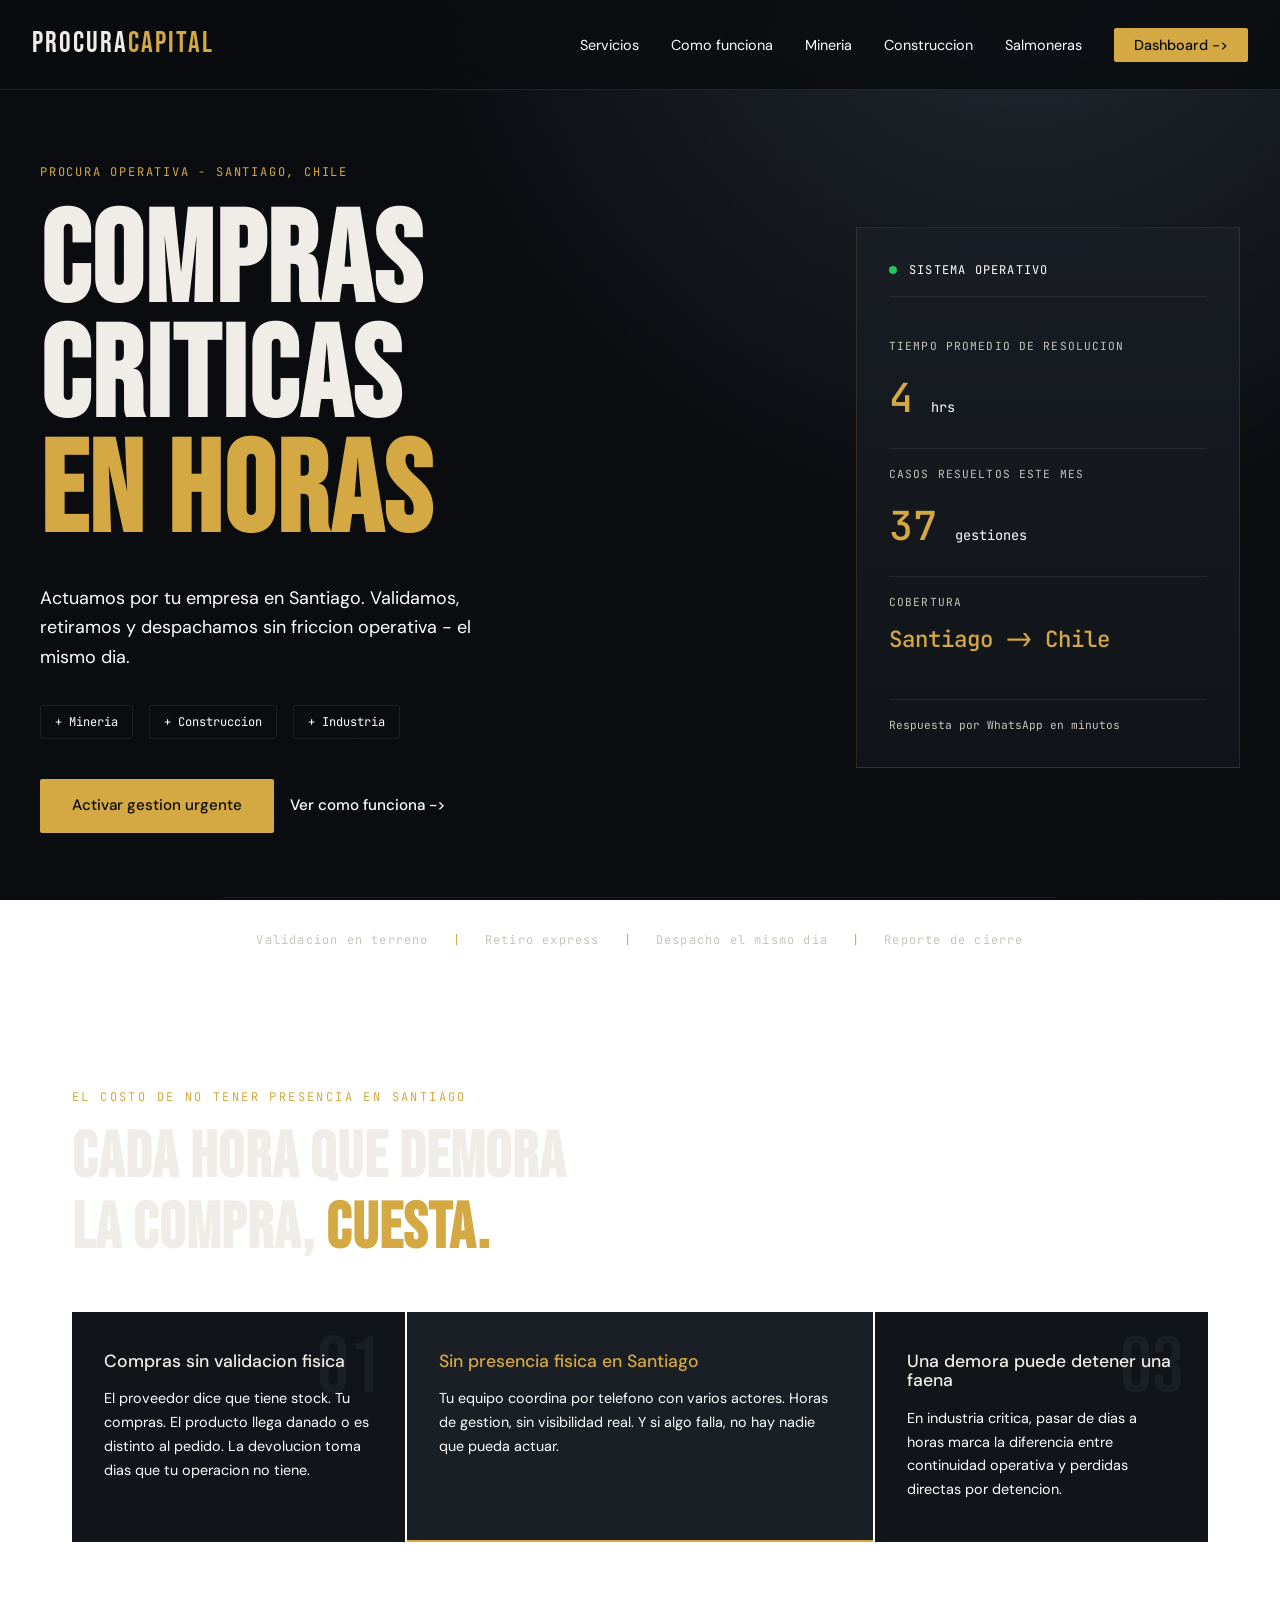
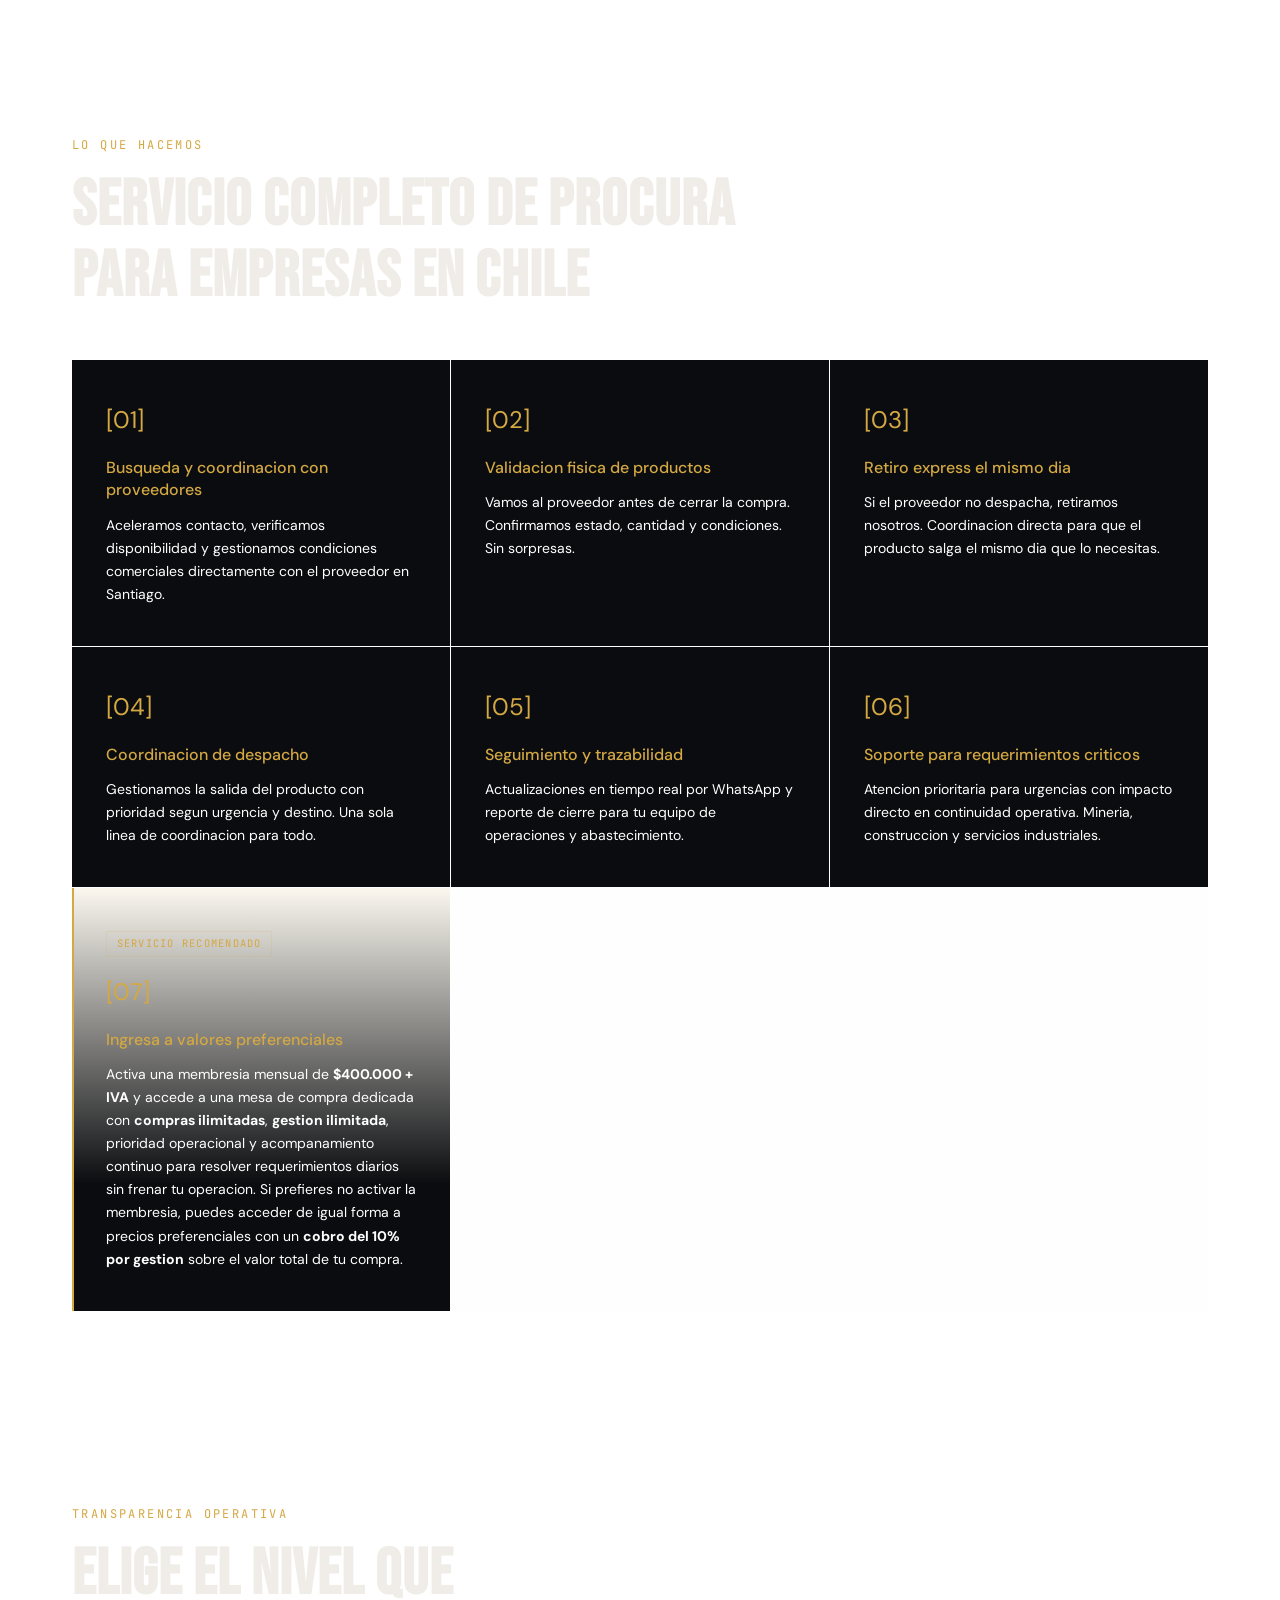
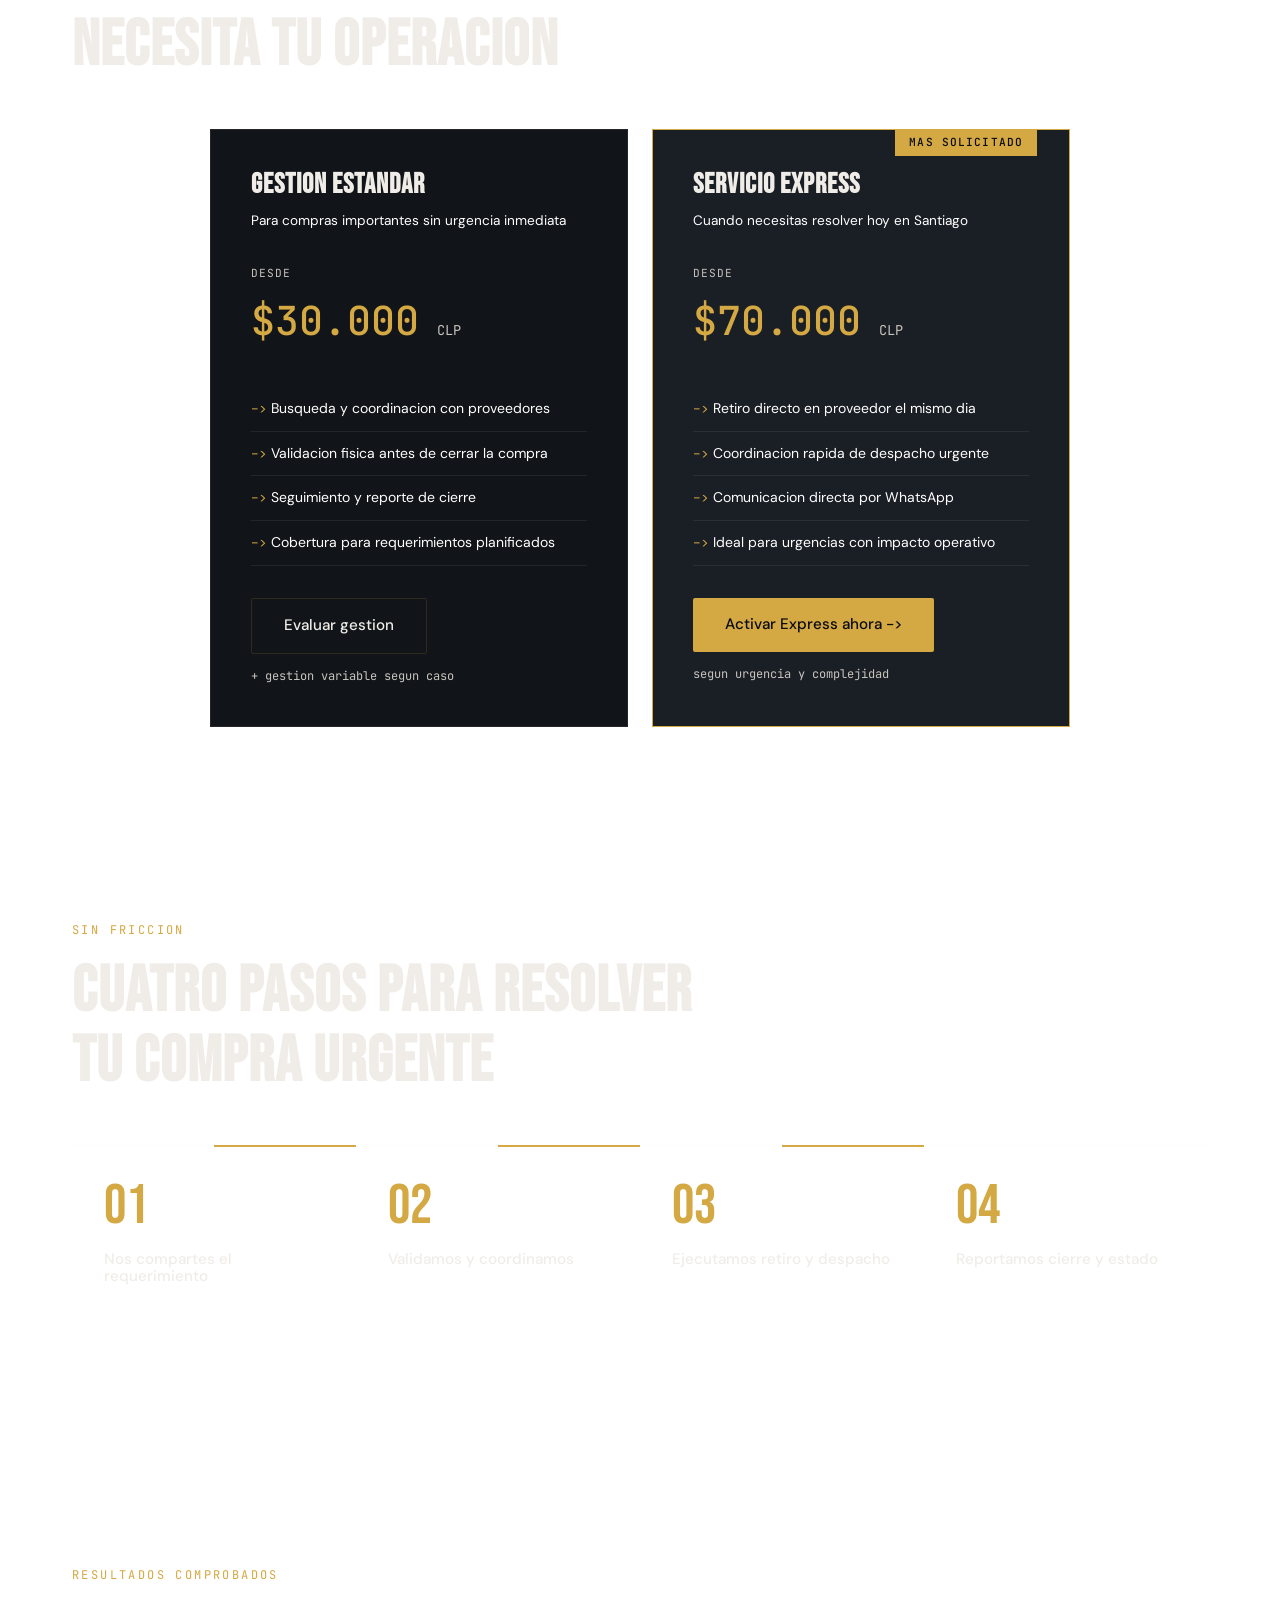
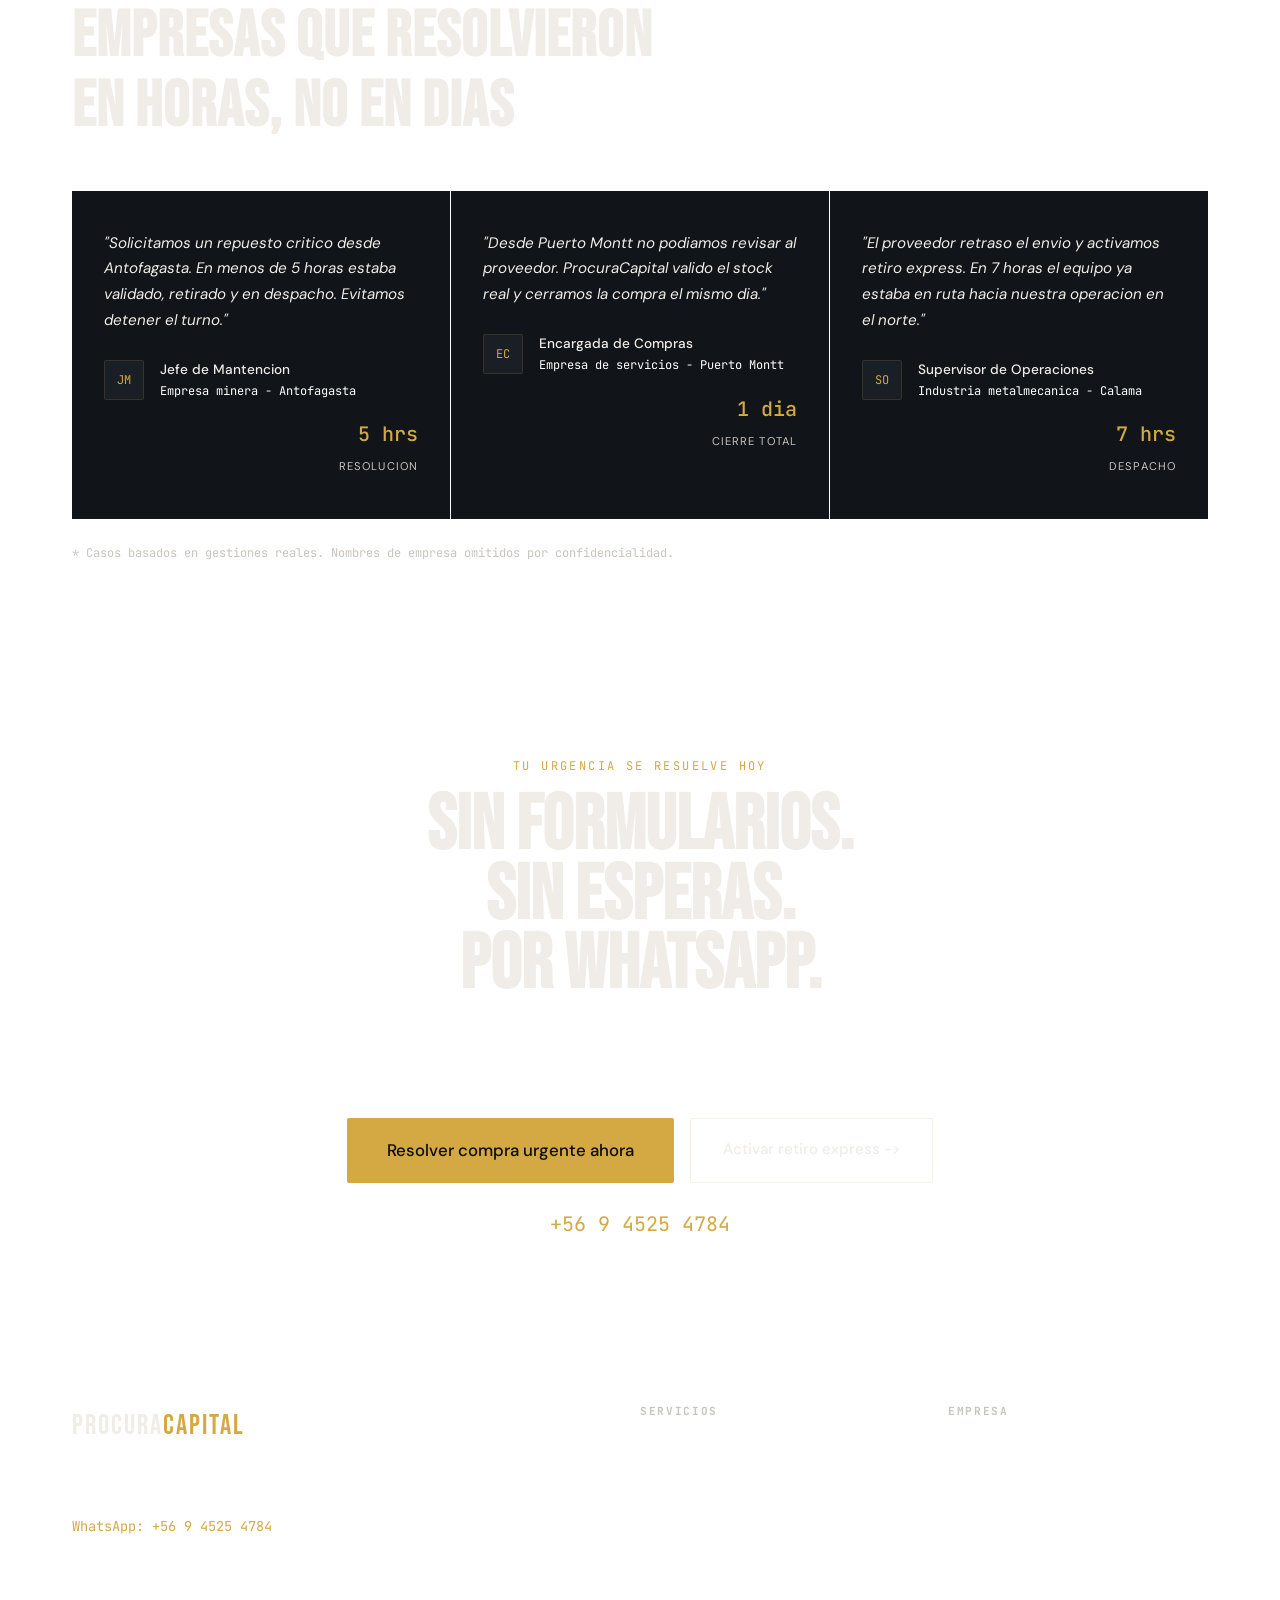
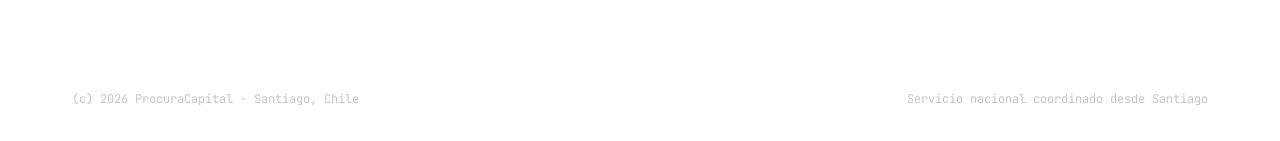
<file: index.html>
<!DOCTYPE html>
<html lang="es">
<head>
  <meta charset="UTF-8">
  <meta name="viewport" content="width=device-width, initial-scale=1.0">

  <title>ProcuraCapital | Compras urgentes en Santiago y despacho hoy</title>
  <meta name="description" content="Resolvemos compras criticas en Santiago para empresas en regiones. Validacion fisica, retiro express y despacho el mismo dia. Mineria, construccion e industria.">
  <meta name="keywords" content="procura Santiago, compras urgentes Santiago, retiro express Santiago, logistica urgente mineria Chile, validacion proveedor Santiago, despacho mismo dia Santiago">
  <meta name="author" content="ProcuraCapital">
  <meta name="robots" content="index, follow">
  <link rel="canonical" href="https://procuracapital.cl/">

  <meta property="og:type" content="website">
  <meta property="og:url" content="https://procuracapital.cl/">
  <meta property="og:title" content="ProcuraCapital | Compras urgentes en Santiago">
  <meta property="og:description" content="Validamos, retiramos y despachamos en horas. Presencia fisica en Santiago para empresas que operan en regiones.">
  <meta property="og:image" content="https://procuracapital.cl/img/og-image.jpg">
  <meta property="og:locale" content="es_CL">
  <meta property="og:site_name" content="ProcuraCapital">

  <meta name="twitter:card" content="summary_large_image">
  <meta name="twitter:title" content="ProcuraCapital | Compras urgentes Santiago">
  <meta name="twitter:description" content="Retiro express y despacho el mismo dia. Presencia fisica en terreno para tu empresa.">
  <meta name="twitter:image" content="https://procuracapital.cl/img/og-image.jpg">

  <script type="application/ld+json">
  {
    "@context": "https://schema.org",
    "@type": "LocalBusiness",
    "name": "ProcuraCapital",
    "description": "Servicio de procura y logistica urgente B2B en Santiago. Validacion fisica, retiro express y despacho el mismo dia para empresas en regiones.",
    "url": "https://procuracapital.cl",
    "telephone": "+56945254784",
    "areaServed": "Chile",
    "address": {
      "@type": "PostalAddress",
      "addressLocality": "Santiago",
      "addressCountry": "CL"
    },
    "openingHours": "Mo-Fr 08:00-20:00",
    "priceRange": "$$",
    "serviceType": ["Procura industrial", "Logistica urgente", "Validacion de proveedores", "Retiro express"],
    "contactPoint": {
      "@type": "ContactPoint",
      "contactType": "customer service",
      "availableLanguage": "Spanish",
      "contactOption": "TollFree"
    },
    "sameAs": [
      "https://wa.me/56945254784"
    ]
  }
  </script>

  <link rel="preconnect" href="https://fonts.googleapis.com">
  <link rel="preconnect" href="https://fonts.gstatic.com" crossorigin>
  <link href="https://fonts.googleapis.com/css2?family=Bebas+Neue&family=DM+Sans:ital,wght@0,300;0,400;0,500;1,300&family=JetBrains+Mono:wght@400;500&display=swap" rel="stylesheet">
  <link rel="stylesheet" href="css/styles.css">
  <link rel="icon" type="image/png" sizes="192x192" href="img/logo_icono_192.png">
</head>
<body>
  <a class="skip-link" href="#contenido-principal">Saltar al contenido principal</a>

  <nav class="nav" role="navigation" aria-label="Navegacion principal">
    <div class="nav__logo">
      <a href="index.html" class="nav__logo-text" aria-label="Ir al inicio">PROCURA<span class="accent">CAPITAL</span></a>
    </div>
    <button class="nav__toggle" type="button" aria-expanded="false" aria-controls="nav-links" aria-label="Abrir menu">
      <span></span><span></span><span></span>
    </button>
    <ul class="nav__links" id="nav-links">
      <li><a href="#servicios">Servicios</a></li>
      <li><a href="#proceso">Como funciona</a></li>
      <li><a href="mineria.html">Mineria</a></li>
      <li><a href="construccion.html">Construccion</a></li>
      <li><a href="salmoneras.html">Salmoneras</a></li>
      <li><a href="dashboard.html" class="nav__cta">Dashboard -></a></li>
    </ul>
  </nav>

  <main id="contenido-principal">
    <section class="hero" aria-label="Propuesta de valor principal">
      <div class="hero__grid">
        <div class="hero__left">
          <p class="hero__eyebrow">Procura operativa - Santiago, Chile</p>
          <h1 class="hero__title">
            COMPRAS<br>
            CRITICAS<br>
            <span class="hero__title--accent">EN HORAS</span>
          </h1>
          <p class="hero__sub">
            Actuamos por tu empresa en Santiago. Validamos, retiramos
            y despachamos sin friccion operativa - el mismo dia.
          </p>
          <div class="hero__tags">
            <span class="tag">+ Mineria</span>
            <span class="tag">+ Construccion</span>
            <span class="tag">+ Industria</span>
          </div>
          <div class="hero__actions">
            <a href="https://wa.me/56945254784?text=Hola, necesito resolver una compra urgente en Santiago."
               class="btn btn--primary" target="_blank" rel="noopener noreferrer">
              Activar gestion urgente
            </a>
            <a href="#proceso" class="btn btn--ghost">Ver como funciona -></a>
          </div>
        </div>

        <div class="hero__panel" aria-label="Panel de estado operativo">
          <div class="panel__header">
            <span class="panel__status-dot"></span>
            <span class="panel__status-text">Sistema operativo</span>
          </div>
          <div class="panel__metric">
            <span class="panel__metric-label">Tiempo promedio de resolucion</span>
            <span class="panel__metric-value" data-count="4">0</span>
            <span class="panel__metric-unit">hrs</span>
          </div>
          <div class="panel__divider"></div>
          <div class="panel__metric">
            <span class="panel__metric-label">Casos resueltos este mes</span>
            <span class="panel__metric-value" data-count="37">0</span>
            <span class="panel__metric-unit">gestiones</span>
          </div>
          <div class="panel__divider"></div>
          <div class="panel__metric">
            <span class="panel__metric-label">Cobertura</span>
            <span class="panel__metric-value panel__metric-value--text">Santiago -> Chile</span>
          </div>
          <div class="panel__footer">
            <span>Respuesta por WhatsApp en minutos</span>
          </div>
        </div>
      </div>

      <div class="hero__bottom-bar" role="list" aria-label="Flujo del servicio">
        <span>Validacion en terreno</span>
        <span class="dot-sep">|</span>
        <span>Retiro express</span>
        <span class="dot-sep">|</span>
        <span>Despacho el mismo dia</span>
        <span class="dot-sep">|</span>
        <span>Reporte de cierre</span>
      </div>
    </section>

    <section class="problems" id="problema" aria-label="El problema que resolvemos">
      <div class="container">
        <p class="section-eyebrow">El costo de no tener presencia en Santiago</p>
        <h2 class="section-title">Cada hora que demora<br>la compra, <em>cuesta.</em></h2>

        <div class="problems__grid">
          <article class="problem-card">
            <span class="problem-card__number">01</span>
            <h3 class="problem-card__title">Compras sin validacion fisica</h3>
            <p class="problem-card__body">
              El proveedor dice que tiene stock. Tu compras. El producto llega danado
              o es distinto al pedido. La devolucion toma dias que tu operacion no tiene.
            </p>
          </article>

          <article class="problem-card problem-card--featured">
            <span class="problem-card__number">02</span>
            <h3 class="problem-card__title">Sin presencia fisica en Santiago</h3>
            <p class="problem-card__body">
              Tu equipo coordina por telefono con varios actores. Horas de gestion,
              sin visibilidad real. Y si algo falla, no hay nadie que pueda actuar.
            </p>
            <div class="problem-card__accent-line"></div>
          </article>

          <article class="problem-card">
            <span class="problem-card__number">03</span>
            <h3 class="problem-card__title">Una demora puede detener una faena</h3>
            <p class="problem-card__body">
              En industria critica, pasar de dias a horas marca la diferencia entre
              continuidad operativa y perdidas directas por detencion.
            </p>
          </article>
        </div>
      </div>
    </section>

    <section class="services" id="servicios" aria-label="Servicios disponibles">
      <div class="container">
        <p class="section-eyebrow">Lo que hacemos</p>
        <h2 class="section-title">Servicio completo de procura<br>para empresas en Chile</h2>

        <div class="services__grid">
          <article class="service-card" itemscope itemtype="https://schema.org/Service">
            <div class="service-card__icon">[01]</div>
            <h3 class="service-card__title" itemprop="name">Busqueda y coordinacion con proveedores</h3>
            <p class="service-card__body" itemprop="description">
              Aceleramos contacto, verificamos disponibilidad y gestionamos condiciones comerciales
              directamente con el proveedor en Santiago.
            </p>
          </article>

          <article class="service-card" itemscope itemtype="https://schema.org/Service">
            <div class="service-card__icon">[02]</div>
            <h3 class="service-card__title" itemprop="name">Validacion fisica de productos</h3>
            <p class="service-card__body" itemprop="description">
              Vamos al proveedor antes de cerrar la compra. Confirmamos estado,
              cantidad y condiciones. Sin sorpresas.
            </p>
          </article>

          <article class="service-card" itemscope itemtype="https://schema.org/Service">
            <div class="service-card__icon">[03]</div>
            <h3 class="service-card__title" itemprop="name">Retiro express el mismo dia</h3>
            <p class="service-card__body" itemprop="description">
              Si el proveedor no despacha, retiramos nosotros. Coordinacion directa
              para que el producto salga el mismo dia que lo necesitas.
            </p>
          </article>

          <article class="service-card" itemscope itemtype="https://schema.org/Service">
            <div class="service-card__icon">[04]</div>
            <h3 class="service-card__title" itemprop="name">Coordinacion de despacho</h3>
            <p class="service-card__body" itemprop="description">
              Gestionamos la salida del producto con prioridad segun urgencia y destino.
              Una sola linea de coordinacion para todo.
            </p>
          </article>

          <article class="service-card" itemscope itemtype="https://schema.org/Service">
            <div class="service-card__icon">[05]</div>
            <h3 class="service-card__title" itemprop="name">Seguimiento y trazabilidad</h3>
            <p class="service-card__body" itemprop="description">
              Actualizaciones en tiempo real por WhatsApp y reporte de cierre para
              tu equipo de operaciones y abastecimiento.
            </p>
          </article>

          <article class="service-card" itemscope itemtype="https://schema.org/Service">
            <div class="service-card__icon">[06]</div>
            <h3 class="service-card__title" itemprop="name">Soporte para requerimientos criticos</h3>
            <p class="service-card__body" itemprop="description">
              Atencion prioritaria para urgencias con impacto directo en continuidad
              operativa. Mineria, construccion y servicios industriales.
            </p>
          </article>

          <article class="service-card service-card--recommended" itemscope itemtype="https://schema.org/Service">
            <div class="service-card__badge">Servicio recomendado</div>
            <div class="service-card__icon">[07]</div>
            <h3 class="service-card__title" itemprop="name">Ingresa a valores preferenciales</h3>
            <p class="service-card__body" itemprop="description">
              Activa una membresia mensual de <strong>$400.000 + IVA</strong> y accede a una mesa
              de compra dedicada con <strong>compras ilimitadas</strong>, <strong>gestion ilimitada</strong>,
              prioridad operacional y acompanamiento continuo para resolver requerimientos
              diarios sin frenar tu operacion.
              Si prefieres no activar la membresia, puedes acceder de igual forma a precios preferenciales
              con un <strong>cobro del 10% por gestion</strong> sobre el valor total de tu compra.
            </p>
          </article>
        </div>
      </div>
    </section>

    <section class="pricing" id="precios" aria-label="Planes y precios">
      <div class="container">
        <p class="section-eyebrow">Transparencia operativa</p>
        <h2 class="section-title">Elige el nivel que<br>necesita tu operacion</h2>

        <div class="pricing__grid">
          <article class="pricing-card" itemscope itemtype="https://schema.org/Offer">
            <div class="pricing-card__header">
              <h3 class="pricing-card__name" itemprop="name">Gestion Estandar</h3>
              <p class="pricing-card__desc">Para compras importantes sin urgencia inmediata</p>
            </div>
            <div class="pricing-card__price">
              <span class="pricing-card__from">desde</span>
              <span class="pricing-card__amount" itemprop="price">$30.000</span>
              <span class="pricing-card__currency" itemprop="priceCurrency">CLP</span>
            </div>
            <ul class="pricing-card__features" role="list">
              <li>Busqueda y coordinacion con proveedores</li>
              <li>Validacion fisica antes de cerrar la compra</li>
              <li>Seguimiento y reporte de cierre</li>
              <li>Cobertura para requerimientos planificados</li>
            </ul>
            <a href="https://wa.me/56945254784?text=Hola, quiero evaluar una gestion estandar."
               class="btn btn--outline" target="_blank" rel="noopener noreferrer" itemprop="url">
              Evaluar gestion
            </a>
            <p class="pricing-card__note">+ gestion variable segun caso</p>
          </article>

          <article class="pricing-card pricing-card--featured" itemscope itemtype="https://schema.org/Offer">
            <div class="pricing-card__badge">Mas solicitado</div>
            <div class="pricing-card__header">
              <h3 class="pricing-card__name" itemprop="name">Servicio Express</h3>
              <p class="pricing-card__desc">Cuando necesitas resolver hoy en Santiago</p>
            </div>
            <div class="pricing-card__price">
              <span class="pricing-card__from">desde</span>
              <span class="pricing-card__amount" itemprop="price">$70.000</span>
              <span class="pricing-card__currency" itemprop="priceCurrency">CLP</span>
            </div>
            <ul class="pricing-card__features" role="list">
              <li>Retiro directo en proveedor el mismo dia</li>
              <li>Coordinacion rapida de despacho urgente</li>
              <li>Comunicacion directa por WhatsApp</li>
              <li>Ideal para urgencias con impacto operativo</li>
            </ul>
            <a href="https://wa.me/56945254784?text=Hola, quiero activar el Servicio Express ahora."
               class="btn btn--primary" target="_blank" rel="noopener noreferrer" itemprop="url">
              Activar Express ahora ->
            </a>
            <p class="pricing-card__note">segun urgencia y complejidad</p>
          </article>
        </div>
      </div>
    </section>

    <section class="process" id="proceso" aria-label="Como funciona el servicio">
      <div class="container">
        <p class="section-eyebrow">Sin friccion</p>
        <h2 class="section-title">Cuatro pasos para resolver<br>tu compra urgente</h2>

        <ol class="process__steps" role="list">
          <li class="process__step">
            <span class="process__step-num" aria-hidden="true">01</span>
            <div class="process__step-connector" aria-hidden="true"></div>
            <h3 class="process__step-title">Nos compartes el requerimiento</h3>
            <p class="process__step-body">Producto, urgencia y destino final. Por WhatsApp en minutos.</p>
          </li>
          <li class="process__step">
            <span class="process__step-num" aria-hidden="true">02</span>
            <div class="process__step-connector" aria-hidden="true"></div>
            <h3 class="process__step-title">Validamos y coordinamos</h3>
            <p class="process__step-body">Confirmamos stock, condiciones y tiempos con el proveedor.</p>
          </li>
          <li class="process__step">
            <span class="process__step-num" aria-hidden="true">03</span>
            <div class="process__step-connector" aria-hidden="true"></div>
            <h3 class="process__step-title">Ejecutamos retiro y despacho</h3>
            <p class="process__step-body">Con opcion express el mismo dia cuando se requiere.</p>
          </li>
          <li class="process__step">
            <span class="process__step-num" aria-hidden="true">04</span>
            <h3 class="process__step-title">Reportamos cierre y estado</h3>
            <p class="process__step-body">Visibilidad total para tu equipo de operaciones.</p>
          </li>
        </ol>
      </div>
    </section>

    <section class="cases" id="resultados" aria-label="Casos reales de clientes">
      <div class="container">
        <p class="section-eyebrow">Resultados comprobados</p>
        <h2 class="section-title">Empresas que resolvieron<br>en horas, no en dias</h2>

        <div class="cases__grid">
          <blockquote class="case-card" cite="empresa minera Antofagasta">
            <p class="case-card__quote">
              "Solicitamos un repuesto critico desde Antofagasta. En menos de 5 horas
              estaba validado, retirado y en despacho. Evitamos detener el turno."
            </p>
            <footer class="case-card__footer">
              <div class="case-card__avatar" aria-hidden="true">JM</div>
              <div>
                <cite class="case-card__name">Jefe de Mantencion</cite>
                <span class="case-card__company">Empresa minera - Antofagasta</span>
              </div>
              <div class="case-card__metric">
                <span class="case-card__metric-value">5 hrs</span>
                <span class="case-card__metric-label">resolucion</span>
              </div>
            </footer>
          </blockquote>

          <blockquote class="case-card" cite="empresa de servicios Puerto Montt">
            <p class="case-card__quote">
              "Desde Puerto Montt no podiamos revisar al proveedor. ProcuraCapital
              valido el stock real y cerramos la compra el mismo dia."
            </p>
            <footer class="case-card__footer">
              <div class="case-card__avatar" aria-hidden="true">EC</div>
              <div>
                <cite class="case-card__name">Encargada de Compras</cite>
                <span class="case-card__company">Empresa de servicios - Puerto Montt</span>
              </div>
              <div class="case-card__metric">
                <span class="case-card__metric-value">1 dia</span>
                <span class="case-card__metric-label">cierre total</span>
              </div>
            </footer>
          </blockquote>

          <blockquote class="case-card" cite="empresa metalmecanica Calama">
            <p class="case-card__quote">
              "El proveedor retraso el envio y activamos retiro express.
              En 7 horas el equipo ya estaba en ruta hacia nuestra operacion en el norte."
            </p>
            <footer class="case-card__footer">
              <div class="case-card__avatar" aria-hidden="true">SO</div>
              <div>
                <cite class="case-card__name">Supervisor de Operaciones</cite>
                <span class="case-card__company">Industria metalmecanica - Calama</span>
              </div>
              <div class="case-card__metric">
                <span class="case-card__metric-value">7 hrs</span>
                <span class="case-card__metric-label">despacho</span>
              </div>
            </footer>
          </blockquote>
        </div>

        <p class="cases__disclaimer">
          * Casos basados en gestiones reales. Nombres de empresa omitidos por confidencialidad.
        </p>
      </div>
    </section>

    <section class="cta-final" id="contacto" aria-label="Contacto y activacion">
      <div class="container">
        <div class="cta-final__inner">
          <p class="section-eyebrow">Tu urgencia se resuelve hoy</p>
          <h2 class="cta-final__title">Sin formularios.<br>Sin esperas.<br>Por WhatsApp.</h2>
          <p class="cta-final__sub">
            Escribenos y activa la gestion en minutos. Operamos lunes a viernes
            de 08:00 a 20:00 hrs con respuesta inmediata.
          </p>
          <div class="cta-final__actions">
            <a href="https://wa.me/56945254784?text=Hola, necesito resolver una compra urgente en Santiago."
               class="btn btn--primary btn--large" target="_blank" rel="noopener noreferrer">
              Resolver compra urgente ahora
            </a>
            <a href="https://wa.me/56945254784?text=Hola, quiero activar retiro express hoy."
               class="btn btn--outline" target="_blank" rel="noopener noreferrer">
              Activar retiro express ->
            </a>
          </div>
          <p class="cta-final__number">+56 9 4525 4784</p>
        </div>
      </div>
    </section>
  </main>

  <footer class="footer" role="contentinfo" itemscope itemtype="https://schema.org/Organization">
    <div class="container">
      <div class="footer__grid">
        <div class="footer__brand">
          <span class="footer__logo" itemprop="name">PROCURA<span class="accent">CAPITAL</span></span>
          <p class="footer__tagline" itemprop="description">
            Procura operativa para empresas en regiones. Presencia fisica en Santiago.
          </p>
          <a href="https://wa.me/56945254784" class="footer__whatsapp" itemprop="telephone" target="_blank" rel="noopener noreferrer">
            WhatsApp: +56 9 4525 4784
          </a>
        </div>
        <nav class="footer__nav" aria-label="Navegacion footer">
          <h4>Servicios</h4>
          <a href="#servicios">Gestion estandar</a>
          <a href="#servicios">Servicio express</a>
          <a href="mineria.html">Procura para mineria</a>
          <a href="construccion.html">Procura para construccion</a>
          <a href="salmoneras.html">Procura para salmoneras</a>
        </nav>
        <nav class="footer__nav" aria-label="Navegacion secundaria footer">
          <h4>Empresa</h4>
          <a href="como-funciona.html">Como funciona</a>
          <a href="#resultados">Casos resueltos</a>
          <a href="#proceso">Proceso</a>
          <a href="#contacto">Contacto</a>
        </nav>
      </div>
      <div class="footer__bottom">
        <p>(c) <span id="year"></span> ProcuraCapital - Santiago, Chile</p>
        <p itemprop="areaServed">Servicio nacional coordinado desde Santiago</p>
      </div>
    </div>
  </footer>

  <script src="js/main.js" defer></script>
</body>
</html>
</file>
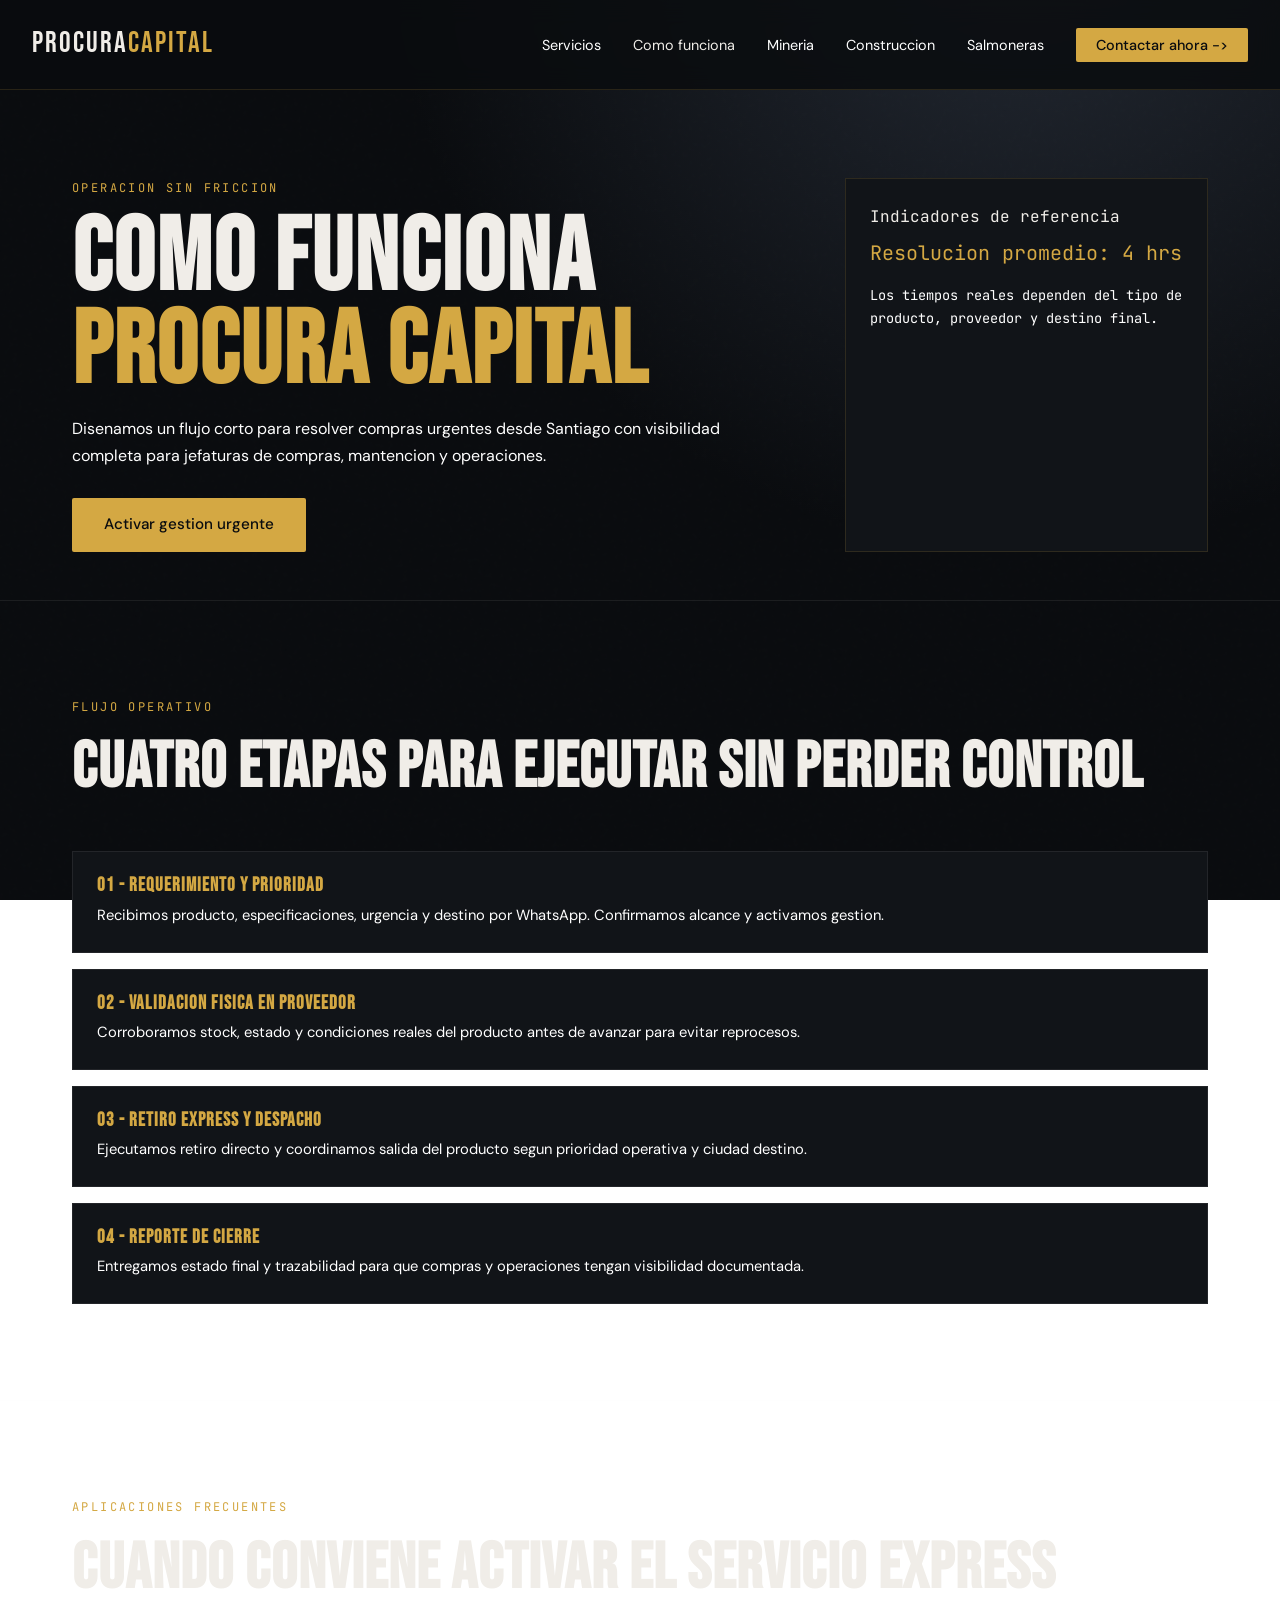
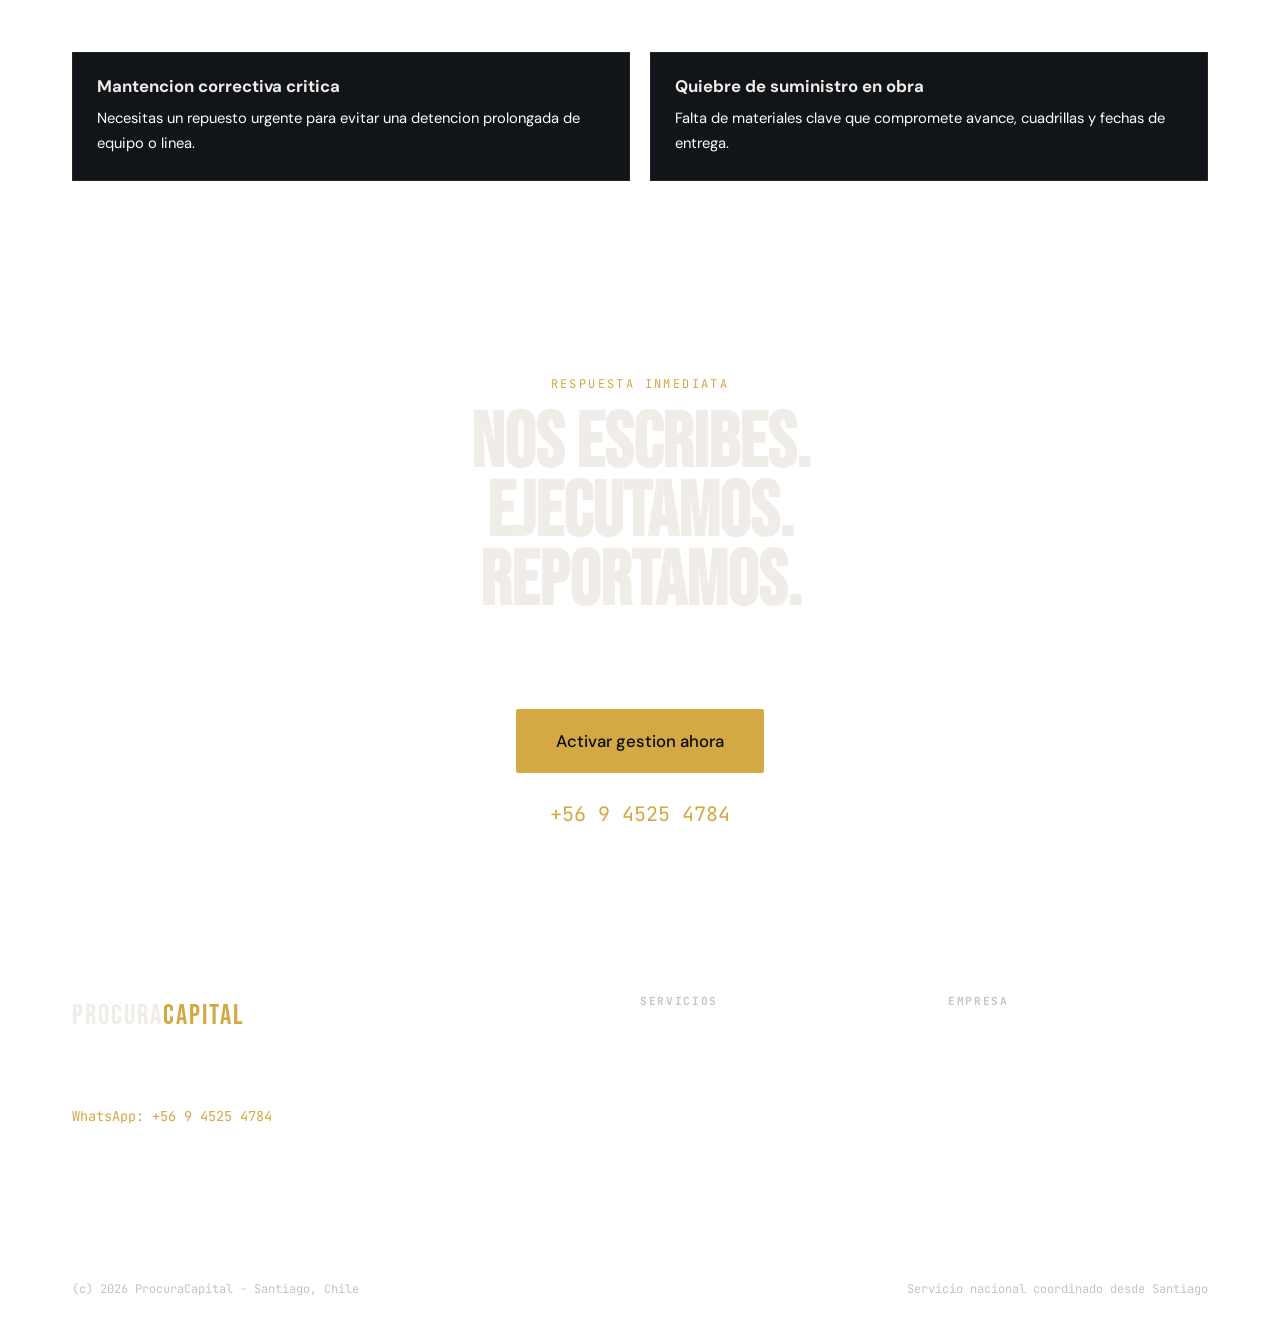
<file: como-funciona.html>
<!DOCTYPE html>
<html lang="es">
<head>
  <meta charset="UTF-8">
  <meta name="viewport" content="width=device-width, initial-scale=1.0">
  <title>Como funciona ProcuraCapital | Flujo operativo urgente</title>
  <meta name="description" content="Conoce el proceso operativo de ProcuraCapital: requerimiento, validacion en proveedor, retiro express, despacho y reporte final para compras urgentes en Santiago.">
  <meta name="keywords" content="como funciona procura, proceso compras urgentes Santiago, validacion proveedor, retiro express, despacho mismo dia">
  <meta name="author" content="ProcuraCapital">
  <meta name="robots" content="index, follow">
  <link rel="canonical" href="https://procuracapital.cl/como-funciona.html">

  <meta property="og:type" content="website">
  <meta property="og:url" content="https://procuracapital.cl/como-funciona.html">
  <meta property="og:title" content="Como funciona ProcuraCapital">
  <meta property="og:description" content="Proceso detallado para resolver compras urgentes en Santiago con trazabilidad completa.">
  <meta property="og:image" content="https://procuracapital.cl/img/og-image.jpg">
  <meta property="og:locale" content="es_CL">
  <meta property="og:site_name" content="ProcuraCapital">

  <meta name="twitter:card" content="summary_large_image">
  <meta name="twitter:title" content="Como funciona ProcuraCapital">
  <meta name="twitter:description" content="Flujo operativo en 4 etapas para compras urgentes y logistica express.">
  <meta name="twitter:image" content="https://procuracapital.cl/img/og-image.jpg">

  <script type="application/ld+json">
  {
    "@context": "https://schema.org",
    "@type": "Service",
    "name": "Proceso de procura operativa urgente",
    "provider": {
      "@type": "LocalBusiness",
      "name": "ProcuraCapital",
      "url": "https://procuracapital.cl",
      "telephone": "+56945254784"
    },
    "serviceType": "Procura y logistica urgente B2B",
    "areaServed": "Chile"
  }
  </script>

  <link rel="preconnect" href="https://fonts.googleapis.com">
  <link rel="preconnect" href="https://fonts.gstatic.com" crossorigin>
  <link href="https://fonts.googleapis.com/css2?family=Bebas+Neue&family=DM+Sans:ital,wght@0,300;0,400;0,500;1,300&family=JetBrains+Mono:wght@400;500&display=swap" rel="stylesheet">
  <link rel="stylesheet" href="css/styles.css">
  <link rel="icon" type="image/png" sizes="192x192" href="img/logo_icono_192.png">
</head>
<body>
  <a class="skip-link" href="#contenido-principal">Saltar al contenido principal</a>

  <nav class="nav" role="navigation" aria-label="Navegacion principal">
    <div class="nav__logo">
      <a href="index.html" class="nav__logo-text" aria-label="Ir al inicio">PROCURA<span class="accent">CAPITAL</span></a>
    </div>
    <button class="nav__toggle" type="button" aria-expanded="false" aria-controls="nav-links" aria-label="Abrir menu">
      <span></span><span></span><span></span>
    </button>
    <ul class="nav__links" id="nav-links">
      <li><a href="index.html#servicios">Servicios</a></li>
      <li><a href="como-funciona.html" class="active">Como funciona</a></li>
      <li><a href="mineria.html">Mineria</a></li>
      <li><a href="construccion.html">Construccion</a></li>
      <li><a href="salmoneras.html">Salmoneras</a></li>
      <li><a href="index.html#contacto" class="nav__cta">Contactar ahora -></a></li>
    </ul>
  </nav>

  <main id="contenido-principal">
    <section class="page-hero" aria-label="Proceso detallado">
      <div class="container page-hero__grid">
        <div class="page-hero__content">
          <p class="section-eyebrow">Operacion sin friccion</p>
          <h1>COMO FUNCIONA<br><span class="accent">PROCURA CAPITAL</span></h1>
          <p class="page-lead">
            Disenamos un flujo corto para resolver compras urgentes desde Santiago con visibilidad completa
            para jefaturas de compras, mantencion y operaciones.
          </p>
          <div class="hero__actions" style="margin-top:1.8rem;">
            <a href="https://wa.me/56945254784?text=Hola, quiero activar una compra urgente y seguir el proceso completo."
               class="btn btn--primary" target="_blank" rel="noopener noreferrer">Activar gestion urgente</a>
          </div>
        </div>
        <aside class="page-hero__aside" aria-label="SLA operativo">
          <p>Indicadores de referencia</p>
          <p style="font-size:1.25rem;color:var(--color-accent);margin:0.35rem 0 0.9rem;">Resolucion promedio: 4 hrs</p>
          <p style="color:var(--color-text-2);font-size:0.85rem;">Los tiempos reales dependen del tipo de producto, proveedor y destino final.</p>
        </aside>
      </div>
    </section>

    <section aria-label="Etapas del proceso">
      <div class="container">
        <p class="section-eyebrow">Flujo operativo</p>
        <h2 class="section-title">Cuatro etapas para ejecutar sin perder control</h2>
        <div class="stack">
          <article class="process-detail">
            <h3>01 - Requerimiento y prioridad</h3>
            <p>Recibimos producto, especificaciones, urgencia y destino por WhatsApp. Confirmamos alcance y activamos gestion.</p>
          </article>
          <article class="process-detail">
            <h3>02 - Validacion fisica en proveedor</h3>
            <p>Corroboramos stock, estado y condiciones reales del producto antes de avanzar para evitar reprocesos.</p>
          </article>
          <article class="process-detail">
            <h3>03 - Retiro express y despacho</h3>
            <p>Ejecutamos retiro directo y coordinamos salida del producto segun prioridad operativa y ciudad destino.</p>
          </article>
          <article class="process-detail">
            <h3>04 - Reporte de cierre</h3>
            <p>Entregamos estado final y trazabilidad para que compras y operaciones tengan visibilidad documentada.</p>
          </article>
        </div>
      </div>
    </section>

    <section aria-label="Escenarios de uso">
      <div class="container">
        <p class="section-eyebrow">Aplicaciones frecuentes</p>
        <h2 class="section-title">Cuando conviene activar el servicio express</h2>
        <div class="two-col">
          <article class="panel">
            <h3>Mantencion correctiva critica</h3>
            <p>Necesitas un repuesto urgente para evitar una detencion prolongada de equipo o linea.</p>
          </article>
          <article class="panel">
            <h3>Quiebre de suministro en obra</h3>
            <p>Falta de materiales clave que compromete avance, cuadrillas y fechas de entrega.</p>
          </article>
        </div>
      </div>
    </section>

    <section class="cta-final" aria-label="CTA proceso">
      <div class="container">
        <div class="cta-final__inner">
          <p class="section-eyebrow">Respuesta inmediata</p>
          <h2 class="cta-final__title">NOS ESCRIBES.<br>EJECUTAMOS.<br>REPORTAMOS.</h2>
          <p class="cta-final__sub">Canal unico por WhatsApp para coordinar rapido y con trazabilidad.</p>
          <div class="cta-final__actions">
            <a href="https://wa.me/56945254784?text=Hola, quiero activar gestion urgente y seguimiento paso a paso."
               class="btn btn--primary btn--large" target="_blank" rel="noopener noreferrer">Activar gestion ahora</a>
          </div>
          <p class="cta-final__number">+56 9 4525 4784</p>
        </div>
      </div>
    </section>
  </main>

  <footer class="footer" role="contentinfo">
    <div class="container">
      <div class="footer__grid">
        <div class="footer__brand">
          <span class="footer__logo">PROCURA<span class="accent">CAPITAL</span></span>
          <p class="footer__tagline">Procura operativa para mineria, construccion e industria desde Santiago.</p>
          <a href="https://wa.me/56945254784" class="footer__whatsapp" target="_blank" rel="noopener noreferrer">WhatsApp: +56 9 4525 4784</a>
        </div>
        <nav class="footer__nav" aria-label="Servicios">
          <h4>Servicios</h4>
          <a href="index.html#servicios">Gestion estandar</a>
          <a href="index.html#precios">Servicio express</a>
          <a href="mineria.html">Procura para mineria</a>
          <a href="construccion.html">Procura para construccion</a>
          <a href="salmoneras.html">Procura para salmoneras</a>
        </nav>
        <nav class="footer__nav" aria-label="Empresa">
          <h4>Empresa</h4>
          <a href="como-funciona.html">Como funciona</a>
          <a href="index.html#resultados">Casos resueltos</a>
          <a href="index.html#contacto">Contacto</a>
        </nav>
      </div>
      <div class="footer__bottom">
        <p>(c) <span id="year"></span> ProcuraCapital - Santiago, Chile</p>
        <p>Servicio nacional coordinado desde Santiago</p>
      </div>
    </div>
  </footer>

  <script src="js/main.js" defer></script>
</body>
</html>
</file>
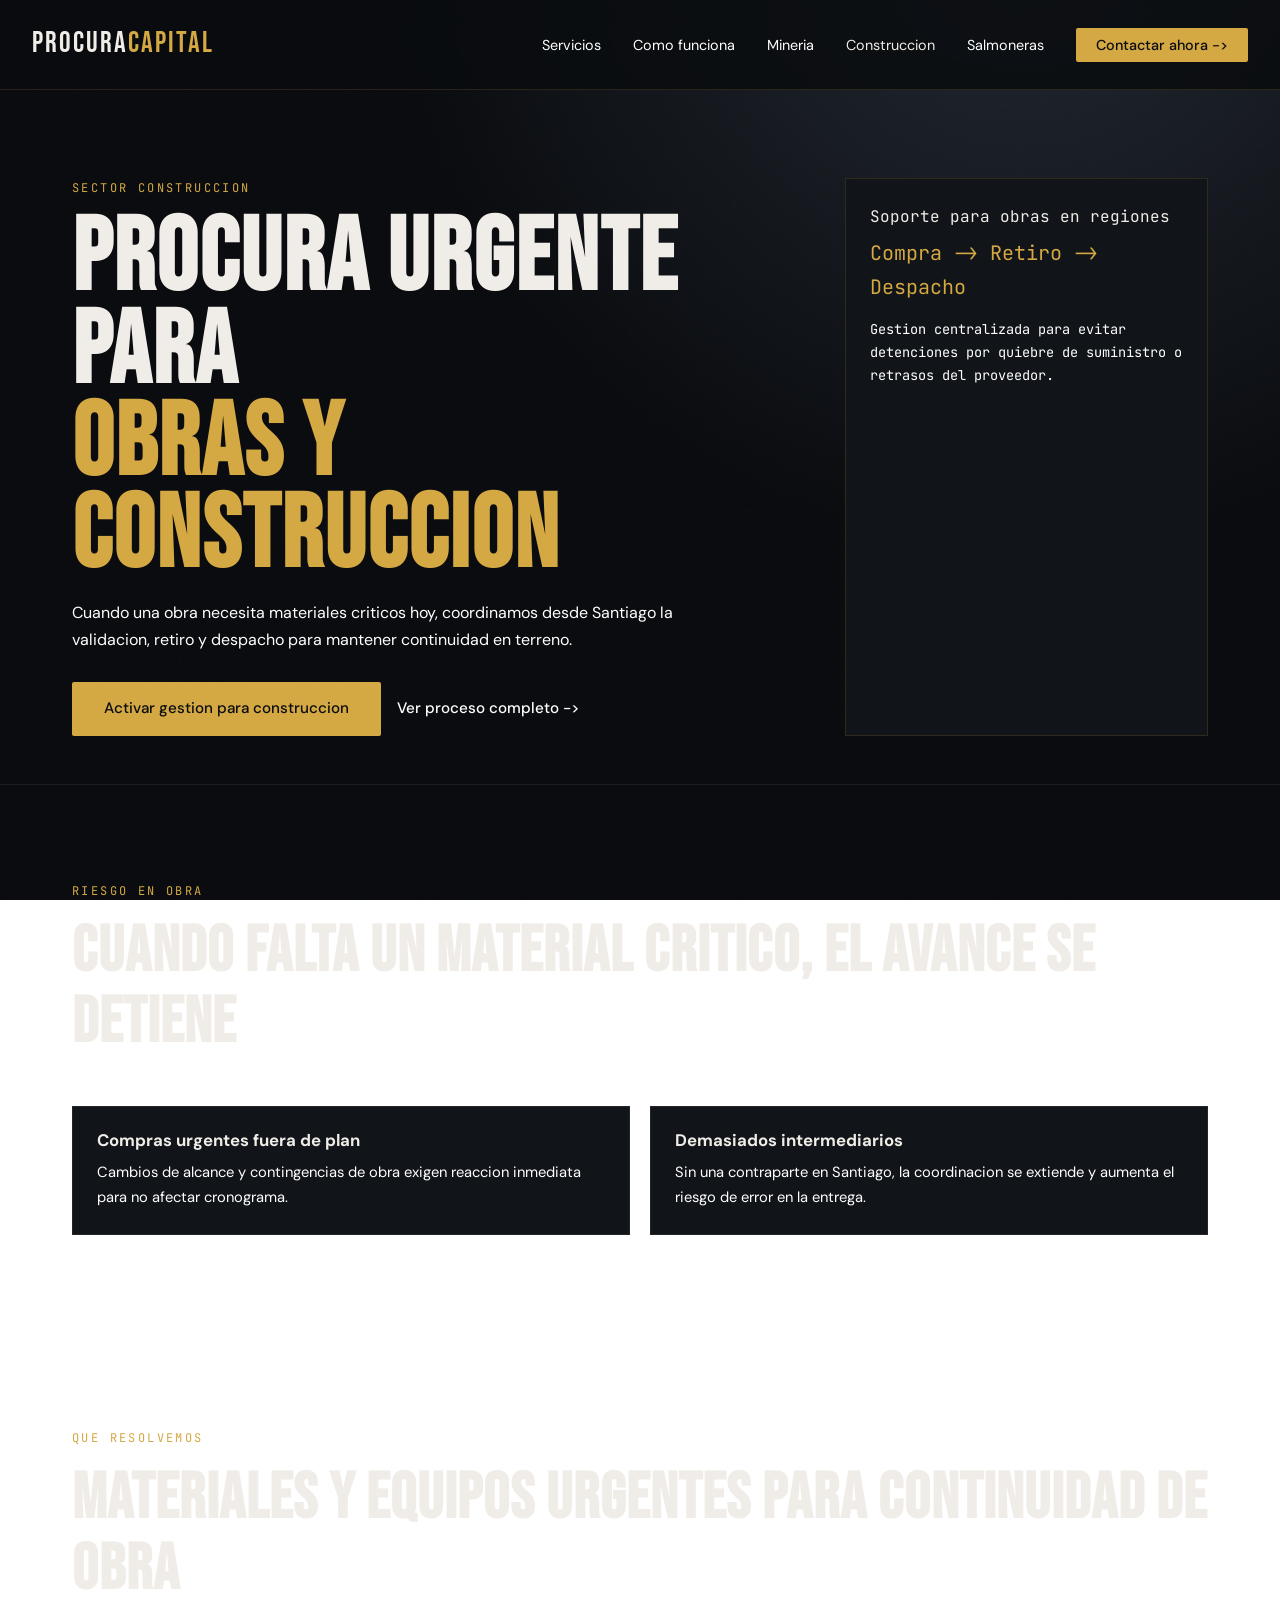
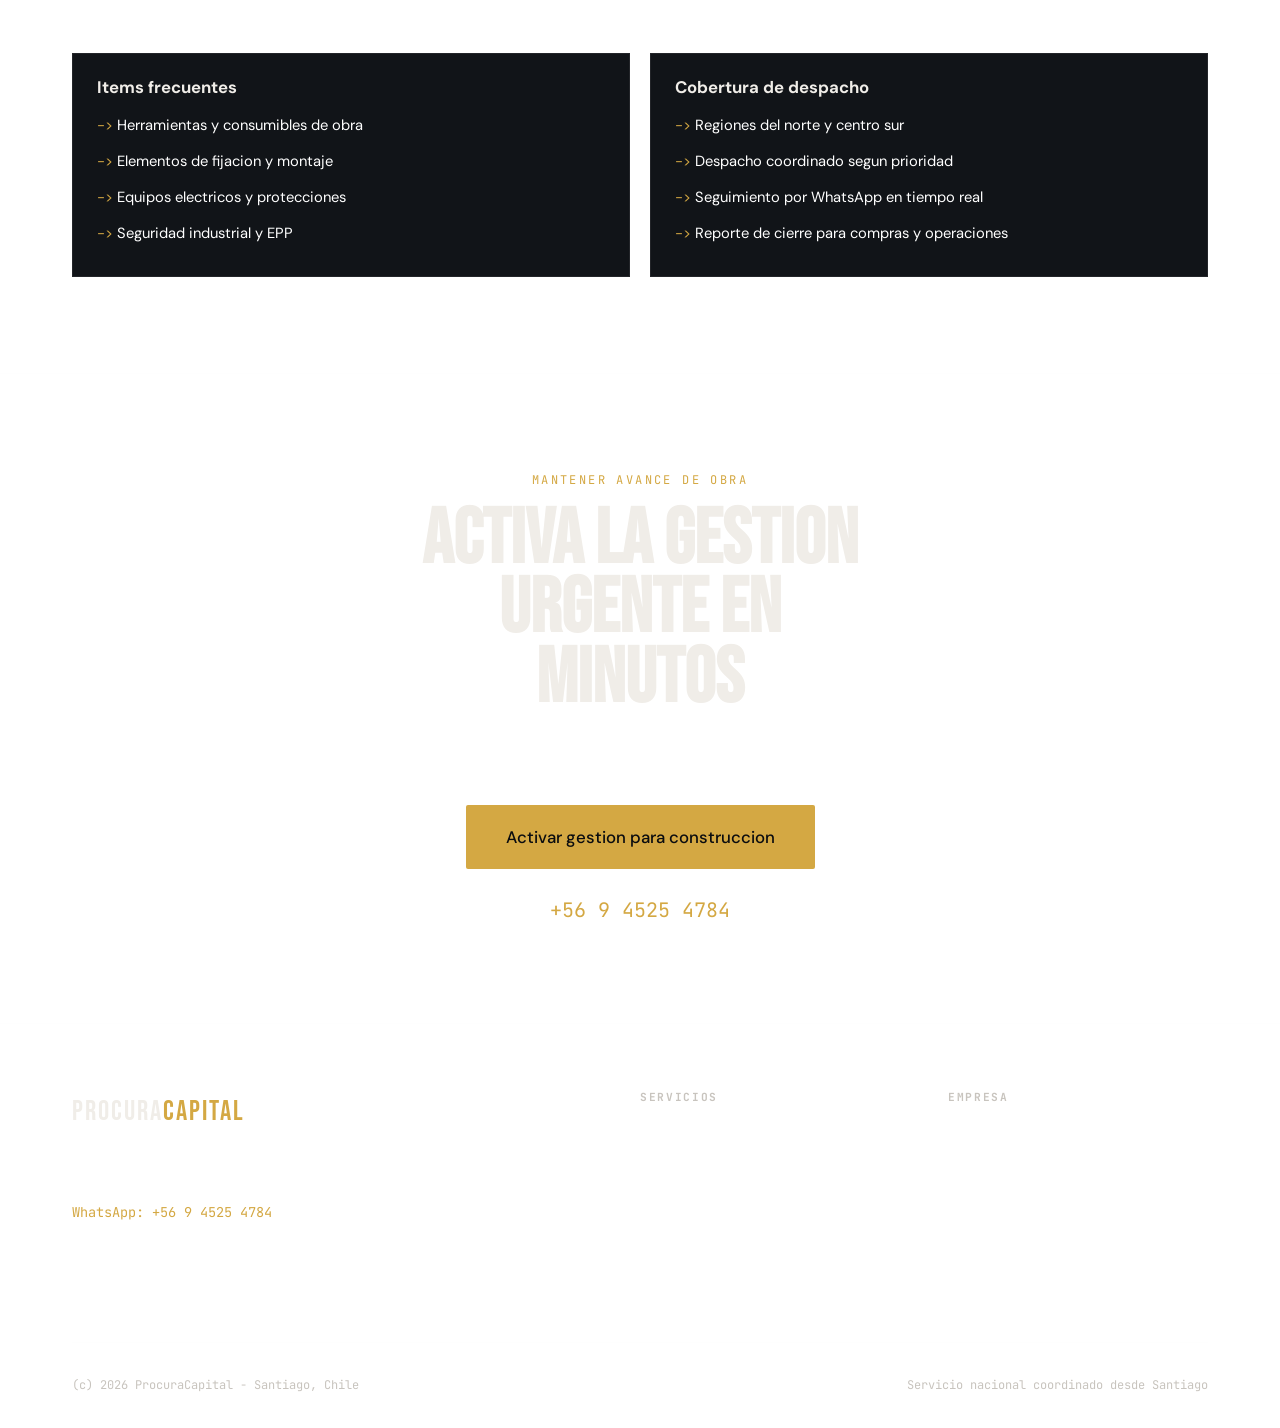
<file: construccion.html>
<!DOCTYPE html>
<html lang="es">
<head>
  <meta charset="UTF-8">
  <meta name="viewport" content="width=device-width, initial-scale=1.0">
  <title>Procura urgente para construccion | ProcuraCapital</title>
  <meta name="description" content="Materiales y equipos urgentes para obras en regiones. ProcuraCapital valida, retira y despacha desde Santiago el mismo dia para que tu obra no se detenga.">
  <meta name="keywords" content="procura construccion Santiago, materiales urgentes obras, retiro express construccion Chile, despacho Santiago regiones">
  <meta name="author" content="ProcuraCapital">
  <meta name="robots" content="index, follow">
  <link rel="canonical" href="https://procuracapital.cl/construccion.html">

  <meta property="og:type" content="website">
  <meta property="og:url" content="https://procuracapital.cl/construccion.html">
  <meta property="og:title" content="Procura urgente para obras y construccion">
  <meta property="og:description" content="Coordinacion rapida para materiales y equipos criticos en obras fuera de Santiago.">
  <meta property="og:image" content="https://procuracapital.cl/img/og-image.jpg">
  <meta property="og:locale" content="es_CL">
  <meta property="og:site_name" content="ProcuraCapital">

  <meta name="twitter:card" content="summary_large_image">
  <meta name="twitter:title" content="Procura urgente para construccion en Santiago">
  <meta name="twitter:description" content="Validacion, retiro y despacho urgente para obras en regiones.">
  <meta name="twitter:image" content="https://procuracapital.cl/img/og-image.jpg">

  <script type="application/ld+json">
  {
    "@context": "https://schema.org",
    "@type": "Service",
    "name": "Procura urgente para construccion",
    "provider": {
      "@type": "LocalBusiness",
      "name": "ProcuraCapital",
      "url": "https://procuracapital.cl",
      "telephone": "+56945254784"
    },
    "serviceType": "Procura y logistica urgente para obras",
    "areaServed": "Chile",
    "availableChannel": {
      "@type": "ServiceChannel",
      "serviceUrl": "https://wa.me/56945254784"
    }
  }
  </script>

  <link rel="preconnect" href="https://fonts.googleapis.com">
  <link rel="preconnect" href="https://fonts.gstatic.com" crossorigin>
  <link href="https://fonts.googleapis.com/css2?family=Bebas+Neue&family=DM+Sans:ital,wght@0,300;0,400;0,500;1,300&family=JetBrains+Mono:wght@400;500&display=swap" rel="stylesheet">
  <link rel="stylesheet" href="css/styles.css">
  <link rel="icon" type="image/png" sizes="192x192" href="img/logo_icono_192.png">
</head>
<body>
  <a class="skip-link" href="#contenido-principal">Saltar al contenido principal</a>

  <nav class="nav" role="navigation" aria-label="Navegacion principal">
    <div class="nav__logo">
      <a href="index.html" class="nav__logo-text" aria-label="Ir al inicio">PROCURA<span class="accent">CAPITAL</span></a>
    </div>
    <button class="nav__toggle" type="button" aria-expanded="false" aria-controls="nav-links" aria-label="Abrir menu">
      <span></span><span></span><span></span>
    </button>
    <ul class="nav__links" id="nav-links">
      <li><a href="index.html#servicios">Servicios</a></li>
      <li><a href="como-funciona.html">Como funciona</a></li>
      <li><a href="mineria.html">Mineria</a></li>
      <li><a href="construccion.html" class="active">Construccion</a></li>
      <li><a href="salmoneras.html">Salmoneras</a></li>
      <li><a href="index.html#contacto" class="nav__cta">Contactar ahora -></a></li>
    </ul>
  </nav>

  <main id="contenido-principal">
    <section class="page-hero" aria-label="Procura para construccion">
      <div class="container page-hero__grid">
        <div class="page-hero__content">
          <p class="section-eyebrow">Sector construccion</p>
          <h1>PROCURA URGENTE PARA<br><span class="accent">OBRAS Y CONSTRUCCION</span></h1>
          <p class="page-lead">
            Cuando una obra necesita materiales criticos hoy, coordinamos desde Santiago la validacion,
            retiro y despacho para mantener continuidad en terreno.
          </p>
          <div class="hero__actions" style="margin-top: 1.8rem;">
            <a href="https://wa.me/56945254784?text=Hola, necesito activar una gestion urgente para construccion."
               class="btn btn--primary" target="_blank" rel="noopener noreferrer">Activar gestion para construccion</a>
            <a href="como-funciona.html" class="btn btn--ghost">Ver proceso completo -></a>
          </div>
        </div>
        <aside class="page-hero__aside" aria-label="Estado operativo construccion">
          <p>Soporte para obras en regiones</p>
          <p style="font-size:1.25rem;color:var(--color-accent);margin:0.35rem 0 0.9rem;">Compra -> Retiro -> Despacho</p>
          <p style="color:var(--color-text-2);font-size:0.85rem;">Gestion centralizada para evitar detenciones por quiebre de suministro o retrasos del proveedor.</p>
        </aside>
      </div>
    </section>

    <section aria-label="Problemas del sector construccion">
      <div class="container">
        <p class="section-eyebrow">Riesgo en obra</p>
        <h2 class="section-title">Cuando falta un material critico, el avance se detiene</h2>
        <div class="sector-grid">
          <article class="panel">
            <h3>Compras urgentes fuera de plan</h3>
            <p>Cambios de alcance y contingencias de obra exigen reaccion inmediata para no afectar cronograma.</p>
          </article>
          <article class="panel">
            <h3>Demasiados intermediarios</h3>
            <p>Sin una contraparte en Santiago, la coordinacion se extiende y aumenta el riesgo de error en la entrega.</p>
          </article>
        </div>
      </div>
    </section>

    <section aria-label="Materiales y cobertura">
      <div class="container">
        <p class="section-eyebrow">Que resolvemos</p>
        <h2 class="section-title">Materiales y equipos urgentes para continuidad de obra</h2>
        <div class="two-col">
          <article class="panel">
            <h3>Items frecuentes</h3>
            <ul role="list">
              <li>Herramientas y consumibles de obra</li>
              <li>Elementos de fijacion y montaje</li>
              <li>Equipos electricos y protecciones</li>
              <li>Seguridad industrial y EPP</li>
            </ul>
          </article>
          <article class="panel">
            <h3>Cobertura de despacho</h3>
            <ul role="list">
              <li>Regiones del norte y centro sur</li>
              <li>Despacho coordinado segun prioridad</li>
              <li>Seguimiento por WhatsApp en tiempo real</li>
              <li>Reporte de cierre para compras y operaciones</li>
            </ul>
          </article>
        </div>
      </div>
    </section>

    <section class="cta-final" aria-label="CTA construccion">
      <div class="container">
        <div class="cta-final__inner">
          <p class="section-eyebrow">Mantener avance de obra</p>
          <h2 class="cta-final__title">ACTIVA LA GESTION<br>URGENTE EN<br>MINUTOS</h2>
          <p class="cta-final__sub">Sin formularios ni esperas. Escribenos por WhatsApp y coordinamos hoy.</p>
          <div class="cta-final__actions">
            <a href="https://wa.me/56945254784?text=Hola, quiero activar una gestion urgente para una obra en regiones."
               class="btn btn--primary btn--large" target="_blank" rel="noopener noreferrer">Activar gestion para construccion</a>
          </div>
          <p class="cta-final__number">+56 9 4525 4784</p>
        </div>
      </div>
    </section>
  </main>

  <footer class="footer" role="contentinfo">
    <div class="container">
      <div class="footer__grid">
        <div class="footer__brand">
          <span class="footer__logo">PROCURA<span class="accent">CAPITAL</span></span>
          <p class="footer__tagline">Procura operativa para mineria, construccion e industria desde Santiago.</p>
          <a href="https://wa.me/56945254784" class="footer__whatsapp" target="_blank" rel="noopener noreferrer">WhatsApp: +56 9 4525 4784</a>
        </div>
        <nav class="footer__nav" aria-label="Servicios">
          <h4>Servicios</h4>
          <a href="index.html#servicios">Gestion estandar</a>
          <a href="index.html#precios">Servicio express</a>
          <a href="mineria.html">Procura para mineria</a>
          <a href="construccion.html">Procura para construccion</a>
          <a href="salmoneras.html">Procura para salmoneras</a>
        </nav>
        <nav class="footer__nav" aria-label="Empresa">
          <h4>Empresa</h4>
          <a href="como-funciona.html">Como funciona</a>
          <a href="index.html#resultados">Casos resueltos</a>
          <a href="index.html#contacto">Contacto</a>
        </nav>
      </div>
      <div class="footer__bottom">
        <p>(c) <span id="year"></span> ProcuraCapital - Santiago, Chile</p>
        <p>Servicio nacional coordinado desde Santiago</p>
      </div>
    </div>
  </footer>

  <script src="js/main.js" defer></script>
</body>
</html>
</file>
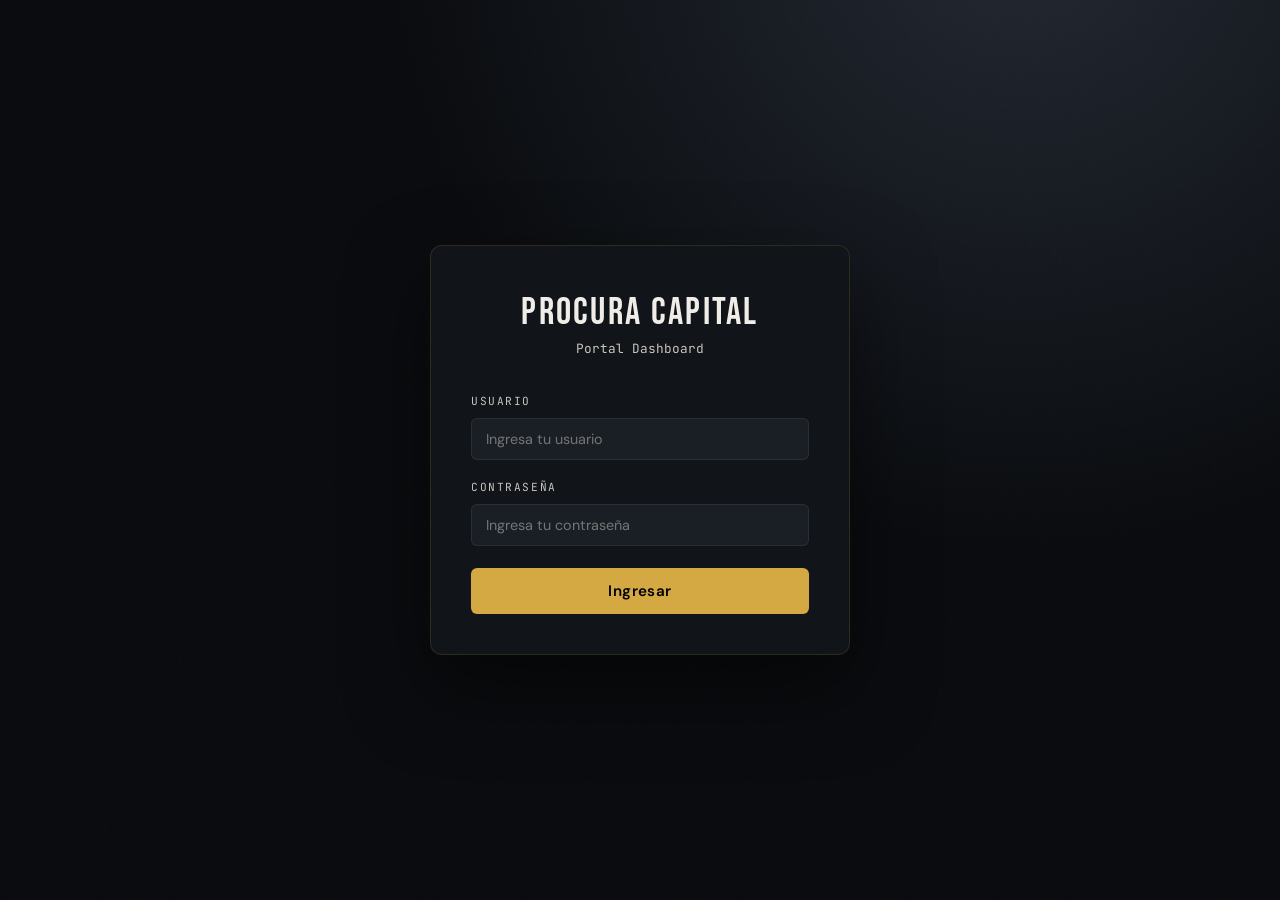
<file: dashboard.html>
﻿<!DOCTYPE html>
<html lang="es">
<head>
  <meta charset="UTF-8" />
  <meta name="viewport" content="width=device-width, initial-scale=1.0" />
  <title>Dashboard — Procura Capital</title>
  <link rel="stylesheet" href="css/styles.css" />
  <link rel="preconnect" href="https://fonts.googleapis.com" />
  <link rel="preconnect" href="https://fonts.gstatic.com" crossorigin />
  <link href="https://fonts.googleapis.com/css2?family=Bebas+Neue&family=DM+Sans:wght@300;400;500;600&family=JetBrains+Mono:wght@400;500&display=swap" rel="stylesheet" />
  <style>
    .screen { display: none; }
    .screen.active { display: block; }

    /* LOGIN */
    #screen-login {
      min-height: 100vh;
      display: none;
      align-items: center;
      justify-content: center;
      padding: 24px;
    }
    #screen-login.active { display: flex; }
    .login-card {
      width: 100%;
      max-width: 420px;
      background: var(--color-bg-2);
      border: 1px solid var(--color-border);
      border-radius: 12px;
      padding: 48px 40px 40px;
      position: relative;
      box-shadow: 0 32px 80px rgba(0,0,0,0.5);
    }
    .login-card::before {
      content: '';
      position: absolute;
      inset: -1px;
      border-radius: 13px;
      background: linear-gradient(135deg, rgba(212,168,67,0.3) 0%, transparent 60%);
      z-index: -1;
    }
    .login-logo { text-align: center; margin-bottom: 32px; }
    .login-logo__tag {
      display: inline-block;
      font-family: var(--font-mono);
      font-size: 0.68rem;
      letter-spacing: 0.2em;
      text-transform: uppercase;
      color: var(--color-accent);
      border: 1px solid var(--color-border);
      border-radius: 2px;
      padding: 3px 12px;
      margin-bottom: 14px;
    }
    .login-logo__title {
      font-family: var(--font-display);
      font-size: 2.4rem;
      letter-spacing: 0.06em;
      color: var(--color-text);
      line-height: 1;
    }
    .login-logo__sub {
      margin-top: 6px;
      font-size: 0.8rem;
      color: var(--color-text-3);
      font-family: var(--font-mono);
    }
    .login-form__label {
      display: block;
      font-family: var(--font-mono);
      font-size: 0.7rem;
      letter-spacing: 0.14em;
      text-transform: uppercase;
      color: var(--color-text-3);
      margin-bottom: 7px;
    }
    .login-form__input {
      display: block;
      width: 100%;
      padding: 11px 14px;
      background: var(--color-bg-3);
      border: 1px solid var(--color-border-2);
      border-radius: 6px;
      color: var(--color-text);
      font-family: var(--font-body);
      font-size: 0.9rem;
      outline: none;
      transition: border-color 0.2s, box-shadow 0.2s;
      margin-bottom: 18px;
    }
    .login-form__input:focus {
      border-color: var(--color-accent);
      box-shadow: 0 0 0 3px rgba(212,168,67,0.1);
    }
    .login-form__input.error { border-color: #e05454; box-shadow: 0 0 0 3px rgba(224,84,84,0.1); }
    .login-form__error {
      font-family: var(--font-mono);
      font-size: 0.75rem;
      color: #e05454;
      margin-top: -12px;
      margin-bottom: 16px;
      display: none;
    }
    .login-form__error.visible { display: block; }
    .login-form__btn {
      width: 100%;
      padding: 13px;
      background: var(--color-accent);
      border: none;
      border-radius: 6px;
      color: #000;
      font-family: var(--font-body);
      font-weight: 600;
      font-size: 0.95rem;
      cursor: pointer;
      letter-spacing: 0.03em;
      transition: background 0.2s, transform 0.1s;
      margin-top: 4px;
    }
    .login-form__btn:hover { background: #e8bb4e; }
    .login-form__btn:active { transform: scale(0.98); }

    /* TOPBAR */
    .topbar {
      display: flex;
      align-items: center;
      justify-content: space-between;
      padding: 0 24px;
      height: 56px;
      background: var(--color-bg-2);
      border-bottom: 1px solid var(--color-border-2);
      position: sticky;
      top: 0;
      z-index: 100;
    }
    .topbar__left { display: flex; align-items: center; gap: 16px; }
    .topbar__home {
      display: inline-flex;
      align-items: center;
      border: 1px solid var(--color-border);
      border-radius: 4px;
      color: var(--color-accent);
      text-decoration: none;
      font-family: var(--font-mono);
      font-size: 0.72rem;
      letter-spacing: 0.08em;
      padding: 5px 10px;
      transition: all 0.2s;
    }
    .topbar__home:hover {
      background: rgba(212,168,67,0.08);
      border-color: var(--color-accent);
    }
    .topbar__back {
      display: flex;
      align-items: center;
      gap: 8px;
      background: none;
      border: none;
      color: var(--color-text-2);
      font-family: var(--font-mono);
      font-size: 0.75rem;
      letter-spacing: 0.1em;
      cursor: pointer;
      padding: 6px 10px;
      border-radius: 4px;
      transition: color 0.2s, background 0.2s;
    }
    .topbar__back:hover { color: var(--color-accent); background: rgba(212,168,67,0.06); }
    .topbar__title { font-family: var(--font-display); font-size: 1.1rem; letter-spacing: 0.08em; color: var(--color-text); }
    .topbar__user { display: flex; align-items: center; gap: 10px; }
    .topbar__username { font-family: var(--font-mono); font-size: 0.75rem; color: var(--color-text-3); }
    .topbar__logout {
      background: none;
      border: 1px solid var(--color-border-2);
      border-radius: 4px;
      color: var(--color-text-3);
      font-family: var(--font-mono);
      font-size: 0.7rem;
      letter-spacing: 0.08em;
      padding: 5px 12px;
      cursor: pointer;
      transition: all 0.2s;
    }
    .topbar__logout:hover { border-color: #e05454; color: #e05454; }
    .topbar__cart {
      background: none;
      border: 1px solid var(--color-border);
      border-radius: 4px;
      color: var(--color-accent);
      font-family: var(--font-mono);
      font-size: 0.7rem;
      letter-spacing: 0.08em;
      padding: 5px 12px;
      cursor: pointer;
      transition: all 0.2s;
    }
    .topbar__cart:hover { background: rgba(212,168,67,0.08); }

    /* DASHBOARD */
    #screen-dashboard { display: none; }
    #screen-dashboard.active { display: block; }
    .dash-hero { padding: 56px 24px 40px; max-width: var(--container); margin: 0 auto; }
    .dash-hero__tag {
      display: inline-block;
      font-family: var(--font-mono);
      font-size: 0.68rem;
      letter-spacing: 0.18em;
      text-transform: uppercase;
      color: var(--color-accent);
      border: 1px solid var(--color-border);
      border-radius: 2px;
      padding: 3px 12px;
      margin-bottom: 14px;
    }
    .dash-hero__title { font-family: var(--font-display); font-size: clamp(2rem,5vw,3.4rem); letter-spacing: 0.04em; color: var(--color-text); line-height: 1.05; }
    .dash-hero__sub { margin-top: 10px; color: var(--color-text-2); font-size: 0.9rem; }
    .dash-search-wrap { max-width: var(--container); margin: 0 auto 32px; padding: 0 24px; position: relative; }
    .dash-search-icon { position: absolute; left: 38px; top: 50%; transform: translateY(-50%); color: var(--color-text-3); pointer-events: none; }
    .dash-search-input {
      width: 100%;
      padding: 12px 16px 12px 44px;
      background: var(--color-bg-3);
      border: 1px solid var(--color-border-2);
      border-radius: 8px;
      color: var(--color-text);
      font-family: var(--font-body);
      font-size: 0.9rem;
      outline: none;
      transition: border-color 0.2s;
    }
    .dash-search-input:focus { border-color: var(--color-accent); }
    .dash-search-input::placeholder { color: var(--color-text-3); }
    .dash-grid {
      max-width: var(--container);
      margin: 0 auto 80px;
      padding: 0 24px;
      display: grid;
      grid-template-columns: repeat(auto-fill, minmax(280px, 1fr));
      gap: 16px;
    }
    .dash-card {
      background: var(--color-bg-2);
      border: 1px solid var(--color-border-2);
      border-radius: 10px;
      padding: 24px 22px 20px;
      cursor: pointer;
      transition: border-color 0.2s, background 0.2s, transform 0.15s;
      position: relative;
      overflow: hidden;
    }
    .dash-card::after {
      content: '';
      position: absolute;
      top: 0; left: 0;
      width: 3px; height: 100%;
      background: var(--color-accent);
      transform: scaleY(0);
      transform-origin: bottom;
      transition: transform 0.2s;
    }
    .dash-card:hover { border-color: var(--color-border); background: var(--color-bg-3); transform: translateY(-2px); }
    .dash-card:hover::after { transform: scaleY(1); }
    .dash-card.hidden { display: none; }
    .dash-card__name { font-family: var(--font-display); font-size: 1.15rem; letter-spacing: 0.05em; color: var(--color-text); margin-bottom: 8px; line-height: 1.2; }
    .dash-card__count { font-family: var(--font-mono); font-size: 0.72rem; color: var(--color-text-3); }
    .dash-card__arrow { position: absolute; right: 18px; top: 50%; transform: translateY(-50%); color: var(--color-text-3); transition: color 0.2s, right 0.2s; }
    .dash-card:hover .dash-card__arrow { color: var(--color-accent); right: 14px; }
    .dash-empty { grid-column: 1 / -1; text-align: center; padding: 48px; color: var(--color-text-3); font-family: var(--font-mono); font-size: 0.85rem; display: none; }

    /* PRICE LIST */
    #screen-pricelist { display: none; }
    #screen-pricelist.active { display: block; }
    .pl-header { padding: 40px 24px 28px; max-width: var(--container); margin: 0 auto; }
    .pl-header__tag {
      display: inline-block;
      font-family: var(--font-mono);
      font-size: 0.68rem;
      letter-spacing: 0.18em;
      text-transform: uppercase;
      color: var(--color-accent);
      border: 1px solid var(--color-border);
      border-radius: 2px;
      padding: 3px 12px;
      margin-bottom: 10px;
    }
    .pl-header__title { font-family: var(--font-display); font-size: clamp(1.8rem,4vw,2.8rem); letter-spacing: 0.04em; color: var(--color-text); line-height: 1.05; }
    .pl-header__sub { margin-top: 6px; color: var(--color-text-2); font-size: 0.85rem; }
    .pl-controls { max-width: var(--container); margin: 0 auto 24px; padding: 0 24px; display: flex; flex-wrap: wrap; gap: 10px; align-items: center; }
    .pl-search { flex: 1 1 240px; position: relative; }
    .pl-search__icon { position: absolute; left: 13px; top: 50%; transform: translateY(-50%); color: var(--color-text-3); pointer-events: none; }
    .pl-search input {
      width: 100%;
      padding: 10px 14px 10px 38px;
      background: var(--color-bg-3);
      border: 1px solid var(--color-border-2);
      border-radius: 6px;
      color: var(--color-text);
      font-family: var(--font-body);
      font-size: 0.875rem;
      outline: none;
      transition: border-color 0.2s;
    }
    .pl-search input:focus { border-color: var(--color-accent); }
    .pl-search input::placeholder { color: var(--color-text-3); }
    .pl-category-filter {
      min-width: 220px;
      padding: 10px 12px;
      background: var(--color-bg-3);
      border: 1px solid var(--color-border-2);
      border-radius: 6px;
      color: var(--color-text);
      font-family: var(--font-body);
      font-size: 0.85rem;
      outline: none;
      transition: border-color 0.2s;
    }
    .pl-category-filter:focus { border-color: var(--color-accent); }
    .pl-price-mode { display: flex; gap: 4px; background: var(--color-bg-3); border: 1px solid var(--color-border-2); border-radius: 6px; padding: 3px; }
    .pl-price-mode button { padding: 6px 14px; border-radius: 4px; border: none; background: transparent; color: var(--color-text-2); font-family: var(--font-body); font-size: 0.8rem; cursor: pointer; transition: all 0.2s; }
    .pl-price-mode button.active { background: var(--color-accent); color: #000; font-weight: 600; }
    .pl-results-count { font-family: var(--font-mono); font-size: 0.75rem; color: var(--color-text-3); margin-left: auto; }
    .pl-body { max-width: var(--container); margin: 0 auto 80px; padding: 0 24px; }
    .pl-table-wrap { overflow-x: auto; border-radius: 8px; border: 1px solid var(--color-border-2); margin-bottom: 40px; }
    .pl-table { width: 100%; border-collapse: collapse; font-size: 0.875rem; }
    .pl-table thead th { background: var(--color-bg-3); padding: 10px 16px; text-align: left; font-family: var(--font-mono); font-size: 0.68rem; letter-spacing: 0.12em; text-transform: uppercase; color: var(--color-text-3); white-space: nowrap; border-bottom: 1px solid var(--color-border-2); }
    .pl-table thead th.r { text-align: right; }
    .pl-table tbody tr { border-bottom: 1px solid var(--color-border-2); transition: background 0.15s; }
    .pl-table tbody tr:last-child { border-bottom: none; }
    .pl-table tbody tr:hover { background: rgba(212,168,67,0.04); }
    .pl-table tbody tr.row-hidden { display: none; }
    .pl-table td { padding: 10px 16px; vertical-align: middle; color: var(--color-text); }
    .pl-table td.r { text-align: right; font-family: var(--font-mono); font-size: 0.82rem; white-space: nowrap; }
    .pl-table td.price-main { color: var(--color-accent); font-weight: 500; }
    .pl-table td.price-pallet { color: var(--color-text-2); font-size: 0.78rem; }
    .pl-table td.price-emb { color: var(--color-text-3); font-size: 0.75rem; }
    .pl-table td.qty-cell { width: 120px; }
    .pl-qty-input {
      width: 72px;
      padding: 6px 8px;
      background: var(--color-bg-3);
      border: 1px solid var(--color-border-2);
      border-radius: 4px;
      color: var(--color-text);
      font-family: var(--font-mono);
      font-size: 0.8rem;
    }
    .pl-add-btn {
      padding: 6px 10px;
      border: 1px solid var(--color-border);
      border-radius: 4px;
      background: transparent;
      color: var(--color-accent);
      font-family: var(--font-mono);
      font-size: 0.72rem;
      cursor: pointer;
      transition: all 0.2s;
    }
    .pl-add-btn:hover { background: rgba(212,168,67,0.08); }
    .pl-empty { text-align: center; padding: 60px 24px; color: var(--color-text-3); font-family: var(--font-mono); font-size: 0.85rem; display: none; }
    .pl-notice { max-width: var(--container); margin: 0 auto 40px; padding: 0 24px; }
    .pl-notice__box { background: var(--color-bg-3); border: 1px solid var(--color-border); border-radius: 8px; padding: 14px 18px; display: flex; gap: 12px; align-items: flex-start; }
    .pl-notice__icon { color: var(--color-accent); flex-shrink: 0; margin-top: 2px; }
    .pl-notice__text { font-size: 0.82rem; color: var(--color-text-2); line-height: 1.6; }
    .pl-notice__text strong { color: var(--color-text); }

    /* CART */
    #screen-cart { display: none; }
    #screen-cart.active { display: block; }
    .cart-body { max-width: var(--container); margin: 0 auto 80px; padding: 28px 24px; }
    .cart-title { font-family: var(--font-display); font-size: clamp(1.8rem,4vw,2.6rem); letter-spacing: 0.04em; color: var(--color-text); }
    .cart-sub { margin-top: 6px; color: var(--color-text-2); font-size: 0.85rem; }
    .cart-wrap { margin-top: 24px; border: 1px solid var(--color-border-2); border-radius: 8px; overflow-x: auto; }
    .cart-table { width: 100%; border-collapse: collapse; font-size: 0.875rem; }
    .cart-table th { background: var(--color-bg-3); padding: 10px 16px; text-align: left; font-family: var(--font-mono); font-size: 0.68rem; letter-spacing: 0.12em; text-transform: uppercase; color: var(--color-text-3); border-bottom: 1px solid var(--color-border-2); }
    .cart-table td { padding: 10px 16px; border-bottom: 1px solid var(--color-border-2); color: var(--color-text); }
    .cart-table td.r { text-align: right; font-family: var(--font-mono); }
    .cart-empty { text-align: center; padding: 40px 24px; color: var(--color-text-3); font-family: var(--font-mono); }
    .cart-actions { margin-top: 18px; display: flex; justify-content: flex-end; }
    .cart-wa {
      padding: 10px 14px;
      border: none;
      border-radius: 6px;
      background: #25D366;
      color: #0A0C0F;
      font-family: var(--font-body);
      font-weight: 700;
      cursor: pointer;
    }
    .cart-wa:disabled { opacity: 0.5; cursor: not-allowed; }

    @media (max-width: 768px) {
      /* TOPBAR */
      .topbar { padding: 0 14px; gap: 8px; height: 52px; }
      .topbar__left { gap: 10px; min-width: 0; flex: 1; overflow: hidden; }
      .topbar__title { font-size: 0.95rem; white-space: nowrap; overflow: hidden; text-overflow: ellipsis; }
      .topbar__user { gap: 6px; flex-shrink: 0; }
      .topbar__username { display: none; }
      .topbar__logout { padding: 5px 8px; font-size: 0.65rem; }
      .topbar__cart { padding: 5px 8px; font-size: 0.65rem; }
      .topbar__home { font-size: 0.65rem; padding: 4px 8px; }

      /* DASHBOARD */
      .dash-hero { padding: 32px 16px 24px; }
      .dash-hero__title { font-size: clamp(1.6rem, 8vw, 2.4rem); }
      .dash-search-wrap { padding: 0 16px; margin-bottom: 20px; }
      .dash-search-icon { left: 30px; }
      .dash-grid { padding: 0 16px; grid-template-columns: 1fr; }

      /* PRICE LIST */
      .pl-header { padding: 24px 16px 16px; }
      .pl-controls {
        padding: 0 16px;
        flex-direction: column;
        gap: 8px;
      }
      .pl-search { flex: 1 1 100%; }
      .pl-category-filter { min-width: 0; width: 100%; }
      .pl-price-mode { width: 100%; }
      .pl-price-mode button { flex: 1; }
      .pl-results-count { margin-left: 0; }
      .pl-body { padding: 0 16px; }
      .pl-table thead th { padding: 8px 10px; font-size: 0.62rem; }
      .pl-table td { padding: 8px 10px; font-size: 0.8rem; }
      .pl-qty-input { width: 58px; font-size: 0.75rem; }
      .pl-add-btn { padding: 5px 8px; font-size: 0.68rem; }
      .pl-notice { padding: 0 16px; }

      /* CART */
      .cart-body { padding: 20px 16px; }
      .cart-title { font-size: clamp(1.4rem, 6vw, 2rem); }
      .cart-table th,
      .cart-table td { padding: 8px 10px; font-size: 0.8rem; }
      .cart-actions { flex-direction: column; }
      .cart-wa { width: 100%; text-align: center; padding: 12px; font-size: 0.9rem; }
    }

    @media (max-width: 480px) {
      .login-card { padding: 32px 18px 24px; }
      .login-logo__title { font-size: 2rem; }
      .topbar__back { font-size: 0.68rem; padding: 5px 6px; }
      .topbar__back svg { width: 12px; height: 12px; }
      /* Hide category column on very small screens to save space */
      .pl-table th:first-child,
      .pl-table td:first-child { display: none; }
    }

    @media (max-width: 640px) {
      .dash-grid { grid-template-columns: 1fr; }
    }
  </style>
</head>
<body>

  <!-- SCREEN 1: LOGIN -->
  <div id="screen-login" class="active">
    <div class="login-card">
      <div class="login-logo">
        <div class="login-logo__title">PROCURA CAPITAL</div>
        <div class="login-logo__sub">Portal Dashboard</div>
      </div>
      <form id="loginForm" novalidate>
        <label class="login-form__label" for="inp-user">Usuario</label>
        <input class="login-form__input" type="text" id="inp-user" autocomplete="username" placeholder="Ingresa tu usuario" />
        <label class="login-form__label" for="inp-pass">Contraseña</label>
        <input class="login-form__input" type="password" id="inp-pass" autocomplete="current-password" placeholder="Ingresa tu contraseña" />
        <p class="login-form__error" id="login-error">Usuario o contraseña incorrectos.</p>
        <button type="submit" class="login-form__btn">Ingresar</button>
      </form>
    </div>
  </div>

  <!-- SCREEN 2: DASHBOARD -->
  <div id="screen-dashboard">
    <nav class="topbar">
      <div class="topbar__left">
        <a class="topbar__home" href="index.html">Inicio</a>
        <span class="topbar__title">PROCURA CAPITAL</span>
      </div>
      <div class="topbar__user">
        <span class="topbar__username" id="dash-username"></span>
        <button class="topbar__logout" id="btn-logout">Cerrar sesión</button>
      </div>
    </nav>
    <div class="dash-hero">
      <h1 class="dash-hero__title">Dashboard</h1>
      <p class="dash-hero__sub">Selecciona una lista para ingresar y ver sus productos con buscador.</p>
    </div>
    <div class="dash-search-wrap">
      <svg class="dash-search-icon" width="16" height="16" viewBox="0 0 24 24" fill="none" stroke="currentColor" stroke-width="2">
        <circle cx="11" cy="11" r="8"/><path d="m21 21-4.35-4.35"/>
      </svg>
      <input class="dash-search-input" type="search" id="dash-search" placeholder="Buscar lista…" autocomplete="off" />
    </div>
    <div class="dash-grid" id="dash-grid">
      <div class="dash-empty" id="dash-empty">No se encontraron listas.</div>
    </div>
  </div>

  <!-- SCREEN 3: PRICE LIST -->
  <div id="screen-pricelist">
    <nav class="topbar">
      <div class="topbar__left">
        <button class="topbar__back" id="btn-back">
          <svg width="14" height="14" viewBox="0 0 24 24" fill="none" stroke="currentColor" stroke-width="2.5">
            <path d="M19 12H5M12 19l-7-7 7-7"/>
          </svg>
          Volver
        </button>
        <span class="topbar__title" id="pl-topbar-title"></span>
      </div>
      <div class="topbar__user">
        <button class="topbar__cart" id="btn-open-cart">Carrito (0)</button>
        <span class="topbar__username" id="pl-username"></span>
        <button class="topbar__logout" id="btn-logout-pl">Cerrar sesión</button>
      </div>
    </nav>
    <div class="pl-header">
      <h2 class="pl-header__title" id="pl-title"></h2>
      <p class="pl-header__sub" id="pl-subtitle"></p>
    </div>
    <div class="pl-controls">
      <div class="pl-search">
        <svg class="pl-search__icon" width="15" height="15" viewBox="0 0 24 24" fill="none" stroke="currentColor" stroke-width="2">
          <circle cx="11" cy="11" r="8"/><path d="m21 21-4.35-4.35"/>
        </svg>
        <input type="search" id="pl-search" placeholder="Buscar producto…" autocomplete="off" />
      </div>
      <select id="pl-category-filter" class="pl-category-filter">
        <option value="">Todas las categorías</option>
      </select>
      <div class="pl-price-mode" id="priceMode">
        <button class="active" data-mode="neto">Neto</button>
        <button data-mode="iva">Con IVA</button>
      </div>
      <span class="pl-results-count" id="pl-results-count"></span>
    </div>
    <main class="pl-body" id="pl-body">
      <div class="pl-empty" id="pl-empty">No se encontraron productos.</div>
    </main>
    <div class="pl-notice">
      <div class="pl-notice__box">
        <svg class="pl-notice__icon" width="16" height="16" viewBox="0 0 24 24" fill="none" stroke="currentColor" stroke-width="2">
          <circle cx="12" cy="12" r="10"/><path d="M12 16v-4M12 8h.01"/>
        </svg>
        <p class="pl-notice__text">
          <strong>Precios de referencia.</strong> Pueden variar sin previo aviso.
          El costo de embalaje se cobra por pedido, no por unidad, y no aplica si el pedido es pallet completo.
          Consulte disponibilidad de stock.
        </p>
      </div>
    </div>
  </div>

  <!-- SCREEN 4: CART -->
  <div id="screen-cart">
    <nav class="topbar">
      <div class="topbar__left">
        <button class="topbar__back" id="btn-back-cart">
          <svg width="14" height="14" viewBox="0 0 24 24" fill="none" stroke="currentColor" stroke-width="2.5">
            <path d="M19 12H5M12 19l-7-7 7-7"/>
          </svg>
          Volver a la lista
        </button>
        <span class="topbar__title">Carrito</span>
      </div>
      <div class="topbar__user">
        <span class="topbar__username" id="cart-username"></span>
        <button class="topbar__logout" id="btn-logout-cart">Cerrar sesión</button>
      </div>
    </nav>

    <main class="cart-body">
      <h2 class="cart-title">Carrito de solicitud</h2>
      <p class="cart-sub">Revisa productos y cantidades antes de enviar por WhatsApp.</p>

      <div class="cart-wrap">
        <table class="cart-table">
          <thead>
            <tr>
              <th>Categoría</th>
              <th>Producto</th>
              <th class="r">Precio unit.</th>
              <th class="r">Cantidad</th>
              <th class="r">Total</th>
            </tr>
          </thead>
          <tbody id="cart-table-body"></tbody>
        </table>
        <div class="cart-empty" id="cart-empty">No hay productos agregados.</div>
      </div>

      <div class="cart-actions">
        <button class="cart-wa" id="btn-send-whatsapp">Enviar consulta por WhatsApp</button>
      </div>
    </main>
  </div>

  <script>
    const VALID_USER = 'usuario1';
    const VALID_PASS = 'usuario123';
    const SESSION_KEY = 'pc_solar_user';

    function setScreen(name) {
      ['screen-login','screen-dashboard','screen-pricelist','screen-cart'].forEach(function(id) {
        var el = document.getElementById(id);
        el.classList.toggle('active', id === 'screen-' + name);
      });
      window.scrollTo(0, 0);
    }
    function getSession() { return sessionStorage.getItem(SESSION_KEY); }
    function saveSession(user) { sessionStorage.setItem(SESSION_KEY, user); }
    function clearSession() { sessionStorage.removeItem(SESSION_KEY); }

    document.getElementById('loginForm').addEventListener('submit', function(e) {
      e.preventDefault();
      var user = document.getElementById('inp-user').value.trim();
      var pass = document.getElementById('inp-pass').value;
      var errEl = document.getElementById('login-error');
      if (user === VALID_USER && pass === VALID_PASS) {
        errEl.classList.remove('visible');
        document.getElementById('inp-user').classList.remove('error');
        document.getElementById('inp-pass').classList.remove('error');
        saveSession(user);
        initDashboard(user);
        setScreen('dashboard');
      } else {
        errEl.classList.add('visible');
        document.getElementById('inp-user').classList.add('error');
        document.getElementById('inp-pass').classList.add('error');
        document.getElementById('inp-pass').value = '';
        document.getElementById('inp-pass').focus();
      }
    });

    ['inp-user','inp-pass'].forEach(function(id) {
      document.getElementById(id).addEventListener('input', function() {
        document.getElementById('login-error').classList.remove('visible');
        document.getElementById('inp-user').classList.remove('error');
        document.getElementById('inp-pass').classList.remove('error');
      });
    });

    function doLogout() {
      clearSession();
      cartItems = [];
      document.getElementById('inp-user').value = '';
      document.getElementById('inp-pass').value = '';
      updateCartCount();
      setScreen('login');
    }
    document.getElementById('btn-logout').addEventListener('click', doLogout);
    document.getElementById('btn-logout-pl').addEventListener('click', doLogout);
    document.getElementById('btn-logout-cart').addEventListener('click', doLogout);

    var cartItems = [];
    var WHATSAPP_NUMBER = '56945254784';

    /* DATA */
    var COL_PRODUCT = 'Producto';
    var COL_PALLET  = 'PrecioPalletNeto';
    var COL_NETO    = 'PrecioNeto';
    var COL_IVA     = 'PrecioConIva';
    var COL_EMB     = 'PrecioEmbalaje';

    var allProducts = [];
    var dataLoaded = false;
    var priceMode = 'neto';
    var priceLists = [
      {
        id: 'solar',
        name: 'Lista de precios solares',
        subtitle: 'Productos para sistemas fotovoltaicos',
      }
    ];

    function formatCLP(n) {
      if (n == null || n === '') return '—';
      return '$\u202f' + Number(n).toLocaleString('es-CL');
    }

    function loadData() {
      if (dataLoaded) return Promise.resolve();
      return fetch('lista de precios solar.json')
        .then(function(res) { return res.json(); })
        .then(function(data) {
          // Formato nuevo: objeto con categorias agrupadas
          if (data && data.categorias && typeof data.categorias === 'object') {
            Object.keys(data.categorias).forEach(function(cat) {
              var items = data.categorias[cat] || [];
              items.forEach(function(row) {
                if (!row || !row[COL_PRODUCT] || typeof row[COL_PRODUCT] !== 'string') return;
                row.Categoria = cat;
                allProducts.push(row);
              });
            });
          }

          // Compatibilidad con formato antiguo (array plano)
          if (Array.isArray(data)) {
            data.forEach(function(row) {
              if (!row || !row[COL_PRODUCT] || typeof row[COL_PRODUCT] !== 'string') return;
              if (!row.Categoria && row.Column1) row.Categoria = row.Column1;
              allProducts.push(row);
            });
          }

          dataLoaded = true;
        });
    }

    /* DASHBOARD */
    function initDashboard(user) {
      document.getElementById('dash-username').textContent = user;
      return loadData().then(function() {
        var grid = document.getElementById('dash-grid');
        var emptyEl = document.getElementById('dash-empty');
        grid.querySelectorAll('.dash-card').forEach(function(c) { c.remove(); });
        priceLists.forEach(function(listItem) {
          var card = document.createElement('div');
          card.className = 'dash-card';
          card.dataset.name = listItem.name.toLowerCase();
          card.innerHTML =
            '<div class="dash-card__name">' + listItem.name + '</div>' +
            '<div class="dash-card__count">' + allProducts.length + ' productos · ' + listItem.subtitle + '</div>' +
            '<svg class="dash-card__arrow" width="18" height="18" viewBox="0 0 24 24" fill="none" stroke="currentColor" stroke-width="2"><path d="M5 12h14M12 5l7 7-7 7"/></svg>';
          card.addEventListener('click', function() { openPriceList(listItem); });
          grid.insertBefore(card, emptyEl);
        });
        var searchEl = document.getElementById('dash-search');
        searchEl.value = '';
        searchEl.removeEventListener('input', filterDashboard);
        searchEl.addEventListener('input', filterDashboard);
      });
    }

    function filterDashboard() {
      var term = document.getElementById('dash-search').value.trim().toLowerCase();
      var visible = 0;
      document.querySelectorAll('.dash-card').forEach(function(card) {
        var match = !term || card.dataset.name.includes(term);
        card.classList.toggle('hidden', !match);
        if (match) visible++;
      });
      document.getElementById('dash-empty').style.display = visible === 0 ? 'block' : 'none';
    }

    /* PRICE LIST */
    var plSearchTerm = '';
    var plCategoryTerm = '';

    function openPriceList(listItem) {
      var rows = allProducts;
      priceMode = 'neto';
      document.getElementById('pl-search').value = '';
      plSearchTerm = '';
      plCategoryTerm = '';
      document.querySelectorAll('#priceMode button').forEach(function(b) {
        b.classList.toggle('active', b.dataset.mode === 'neto');
      });
      document.getElementById('pl-topbar-title').textContent = listItem.name;
      document.getElementById('pl-title').textContent = listItem.name;
      document.getElementById('pl-subtitle').textContent =
        rows.length + ' producto' + (rows.length !== 1 ? 's' : '') + ' · Precios en CLP';
      document.getElementById('pl-username').textContent = getSession() || '';
      updateCartCount();
      buildCategoryFilter(rows);
      buildPriceTable(rows);
      applyPlFilters();
      setScreen('pricelist');
    }

    function buildCategoryFilter(rows) {
      var select = document.getElementById('pl-category-filter');
      var categories = [];

      rows.forEach(function(row) {
        var cat = row.Categoria || 'Sin categoría';
        if (categories.indexOf(cat) === -1) categories.push(cat);
      });

      categories.sort(function(a, b) { return a.localeCompare(b, 'es'); });

      select.innerHTML = '<option value="">Todas las categorías</option>';
      categories.forEach(function(cat) {
        var opt = document.createElement('option');
        opt.value = cat;
        opt.textContent = cat;
        select.appendChild(opt);
      });

      select.value = '';
    }

    function buildPriceTable(rows) {
      var body = document.getElementById('pl-body');
      var emptyEl = document.getElementById('pl-empty');
      body.querySelectorAll('.pl-table-wrap').forEach(function(el) { el.remove(); });
      var wrap = document.createElement('div');
      wrap.className = 'pl-table-wrap';
      var table = document.createElement('table');
      table.className = 'pl-table';
      table.innerHTML =
        '<thead><tr>' +
        '<th>Categoría</th>' +
        '<th>Producto</th>' +
        '<th class="r">Precio unit.</th>' +
        '<th class="r">Cantidad</th>' +
        '<th class="r">Carrito</th>' +
        '</tr></thead><tbody></tbody>';
      var tbody = table.querySelector('tbody');
      rows.forEach(function(row) {
        var tr = document.createElement('tr');
        var categoria = row.Categoria || 'Sin categoría';
        tr.dataset.category = categoria;
        tr.dataset.search = ((row[COL_PRODUCT] || '') + ' ' + categoria).toLowerCase();
        var neto   = row[COL_NETO];
        var iva    = row[COL_IVA];
        var pallet = row[COL_PALLET];
        var emb    = row[COL_EMB];
        tr.innerHTML =
          '<td>' + categoria + '</td>' +
          '<td>' + (row[COL_PRODUCT] || '') + '</td>' +
          '<td class="r price-main" data-neto="' + (neto != null ? neto : '') + '" data-iva="' + (iva != null ? iva : '') + '">' + formatCLP(neto) + '</td>' +
          '<td class="r qty-cell"><input type="number" min="1" value="1" class="pl-qty-input" /></td>' +
          '<td class="r"><button class="pl-add-btn">Agregar</button></td>';

        tr.querySelector('.pl-add-btn').addEventListener('click', function() {
          var qtyInput = tr.querySelector('.pl-qty-input');
          var qty = parseInt(qtyInput.value, 10);
          if (!qty || qty < 1) qty = 1;
          var priceCell = tr.querySelector('.price-main');
          var precioNeto = priceCell && priceCell.dataset.neto !== '' ? parseFloat(priceCell.dataset.neto) : null;
          var precioIva  = priceCell && priceCell.dataset.iva  !== '' ? parseFloat(priceCell.dataset.iva)  : null;
          addToCart({
            categoria: categoria,
            producto: row[COL_PRODUCT],
            cantidad: qty,
            precioNeto: precioNeto,
            precioIva: precioIva
          });
          qtyInput.value = '1';
        });

        tbody.appendChild(tr);
      });
      wrap.appendChild(table);
      body.insertBefore(wrap, emptyEl);
    }

    function applyPlFilters() {
      var visible = 0;
      document.querySelectorAll('#pl-body tbody tr').forEach(function(tr) {
        var matchSearch = !plSearchTerm || tr.dataset.search.includes(plSearchTerm);
        var matchCategory = !plCategoryTerm || tr.dataset.category === plCategoryTerm;
        var match = matchSearch && matchCategory;
        tr.classList.toggle('row-hidden', !match);
        if (match) visible++;
      });
      document.getElementById('pl-results-count').textContent =
        visible + ' resultado' + (visible !== 1 ? 's' : '');
      document.getElementById('pl-empty').style.display = visible === 0 ? 'block' : 'none';
    }

    function applyPriceMode() {
      document.querySelectorAll('#pl-body .price-main').forEach(function(cell) {
        var val = priceMode === 'iva' ? cell.dataset.iva : cell.dataset.neto;
        cell.textContent = val ? formatCLP(val) : '—';
      });
    }

    document.getElementById('pl-search').addEventListener('input', function(e) {
      plSearchTerm = e.target.value.trim().toLowerCase();
      applyPlFilters();
    });

    document.getElementById('pl-category-filter').addEventListener('change', function(e) {
      plCategoryTerm = e.target.value;
      applyPlFilters();
    });

    document.getElementById('priceMode').addEventListener('click', function(e) {
      var btn = e.target.closest('button[data-mode]');
      if (!btn) return;
      priceMode = btn.dataset.mode;
      document.querySelectorAll('#priceMode button').forEach(function(b) {
        b.classList.toggle('active', b === btn);
      });
      applyPriceMode();
    });

    document.getElementById('btn-back').addEventListener('click', function() {
      setScreen('dashboard');
    });

    function addToCart(item) {
      var existing = cartItems.find(function(ci) {
        return ci.producto === item.producto;
      });

      if (existing) {
        existing.cantidad += item.cantidad;
      } else {
        cartItems.push(item);
      }

      updateCartCount();
    }

    function updateCartCount() {
      var total = cartItems.reduce(function(acc, item) { return acc + item.cantidad; }, 0);
      var btn = document.getElementById('btn-open-cart');
      if (btn) btn.textContent = 'Carrito (' + total + ')';
    }

    function openCart() {
      document.getElementById('cart-username').textContent = getSession() || '';
      renderCart();
      setScreen('cart');
    }

    function renderCart() {
      var tbody = document.getElementById('cart-table-body');
      var empty = document.getElementById('cart-empty');
      var sendBtn = document.getElementById('btn-send-whatsapp');

      tbody.innerHTML = '';
      if (cartItems.length === 0) {
        empty.style.display = 'block';
        sendBtn.disabled = true;
        return;
      }

      empty.style.display = 'none';
      sendBtn.disabled = false;

      var totalGeneral = 0;
      cartItems.forEach(function(item) {
        var precio = priceMode === 'iva' ? item.precioIva : item.precioNeto;
        var totalItem = (precio != null) ? precio * item.cantidad : null;
        if (totalItem != null) totalGeneral += totalItem;
        var tr = document.createElement('tr');
        tr.innerHTML =
          '<td>' + item.categoria + '</td>' +
          '<td>' + item.producto + '</td>' +
          '<td class="r">' + (precio != null ? formatCLP(precio) : '—') + '</td>' +
          '<td class="r">' + item.cantidad + '</td>' +
          '<td class="r">' + (totalItem != null ? formatCLP(totalItem) : '—') + '</td>';
        tbody.appendChild(tr);
      });
      if (totalGeneral > 0) {
        var gestion = totalGeneral * 0.1;
        var totalRow = document.createElement('tr');
        totalRow.style.cssText = 'border-top: 2px solid var(--color-border);';
        totalRow.innerHTML =
          '<td colspan="4" style="text-align:right;font-family:var(--font-mono);font-size:0.78rem;color:var(--color-text-2);padding-top:14px;">Total estimado (' + (priceMode === 'iva' ? 'Con IVA' : 'Neto') + ')</td>' +
          '<td class="r" style="color:var(--color-accent);font-weight:600;padding-top:14px;">' + formatCLP(totalGeneral) + '</td>';
        tbody.appendChild(totalRow);
        var gestionRow = document.createElement('tr');
        gestionRow.innerHTML =
          '<td colspan="4" style="text-align:right;font-family:var(--font-mono);font-size:0.78rem;color:var(--color-text-2);padding-top:6px;">Costos por gestión (10%)</td>' +
          '<td class="r" style="color:var(--color-text-2);font-weight:500;padding-top:6px;">' + formatCLP(Math.round(gestion)) + '</td>';
        tbody.appendChild(gestionRow);
        var totalFinalRow = document.createElement('tr');
        totalFinalRow.style.cssText = 'border-top: 1px solid var(--color-border);';
        totalFinalRow.innerHTML =
          '<td colspan="4" style="text-align:right;font-family:var(--font-mono);font-size:0.8rem;color:var(--color-text);font-weight:600;padding-top:10px;padding-bottom:4px;">Total con gestión</td>' +
          '<td class="r" style="color:var(--color-accent);font-weight:700;font-size:1rem;padding-top:10px;padding-bottom:4px;">' + formatCLP(Math.round(totalGeneral + gestion)) + '</td>';
        tbody.appendChild(totalFinalRow);
      }
    }

    function sendCartToWhatsApp() {
      if (cartItems.length === 0) return;

      var lines = ['Hola, quisiera consultar disponibilidad de los siguientes productos:'];
      cartItems.forEach(function(item, idx) {
        var precio = priceMode === 'iva' ? item.precioIva : item.precioNeto;
        var precioStr = precio != null ? ' | Precio unit.: ' + formatCLP(precio) : '';
        lines.push((idx + 1) + '. ' + item.producto + ' | Categoria: ' + item.categoria + ' | Cantidad: ' + item.cantidad + precioStr);
      });
      lines.push('Gracias.');

      var text = encodeURIComponent(lines.join('\n'));
      var url = 'https://wa.me/' + WHATSAPP_NUMBER + '?text=' + text;
      window.open(url, '_blank');
    }

    document.getElementById('btn-open-cart').addEventListener('click', openCart);
    document.getElementById('btn-back-cart').addEventListener('click', function() { setScreen('pricelist'); });
    document.getElementById('btn-send-whatsapp').addEventListener('click', sendCartToWhatsApp);

    /* BOOT */
    (function boot() {
      var savedUser = getSession();
      if (savedUser) {
        initDashboard(savedUser).then(function() { setScreen('dashboard'); });
      } else {
        setScreen('login');
      }
    })();
  </script>
</body>
</html>
</file>
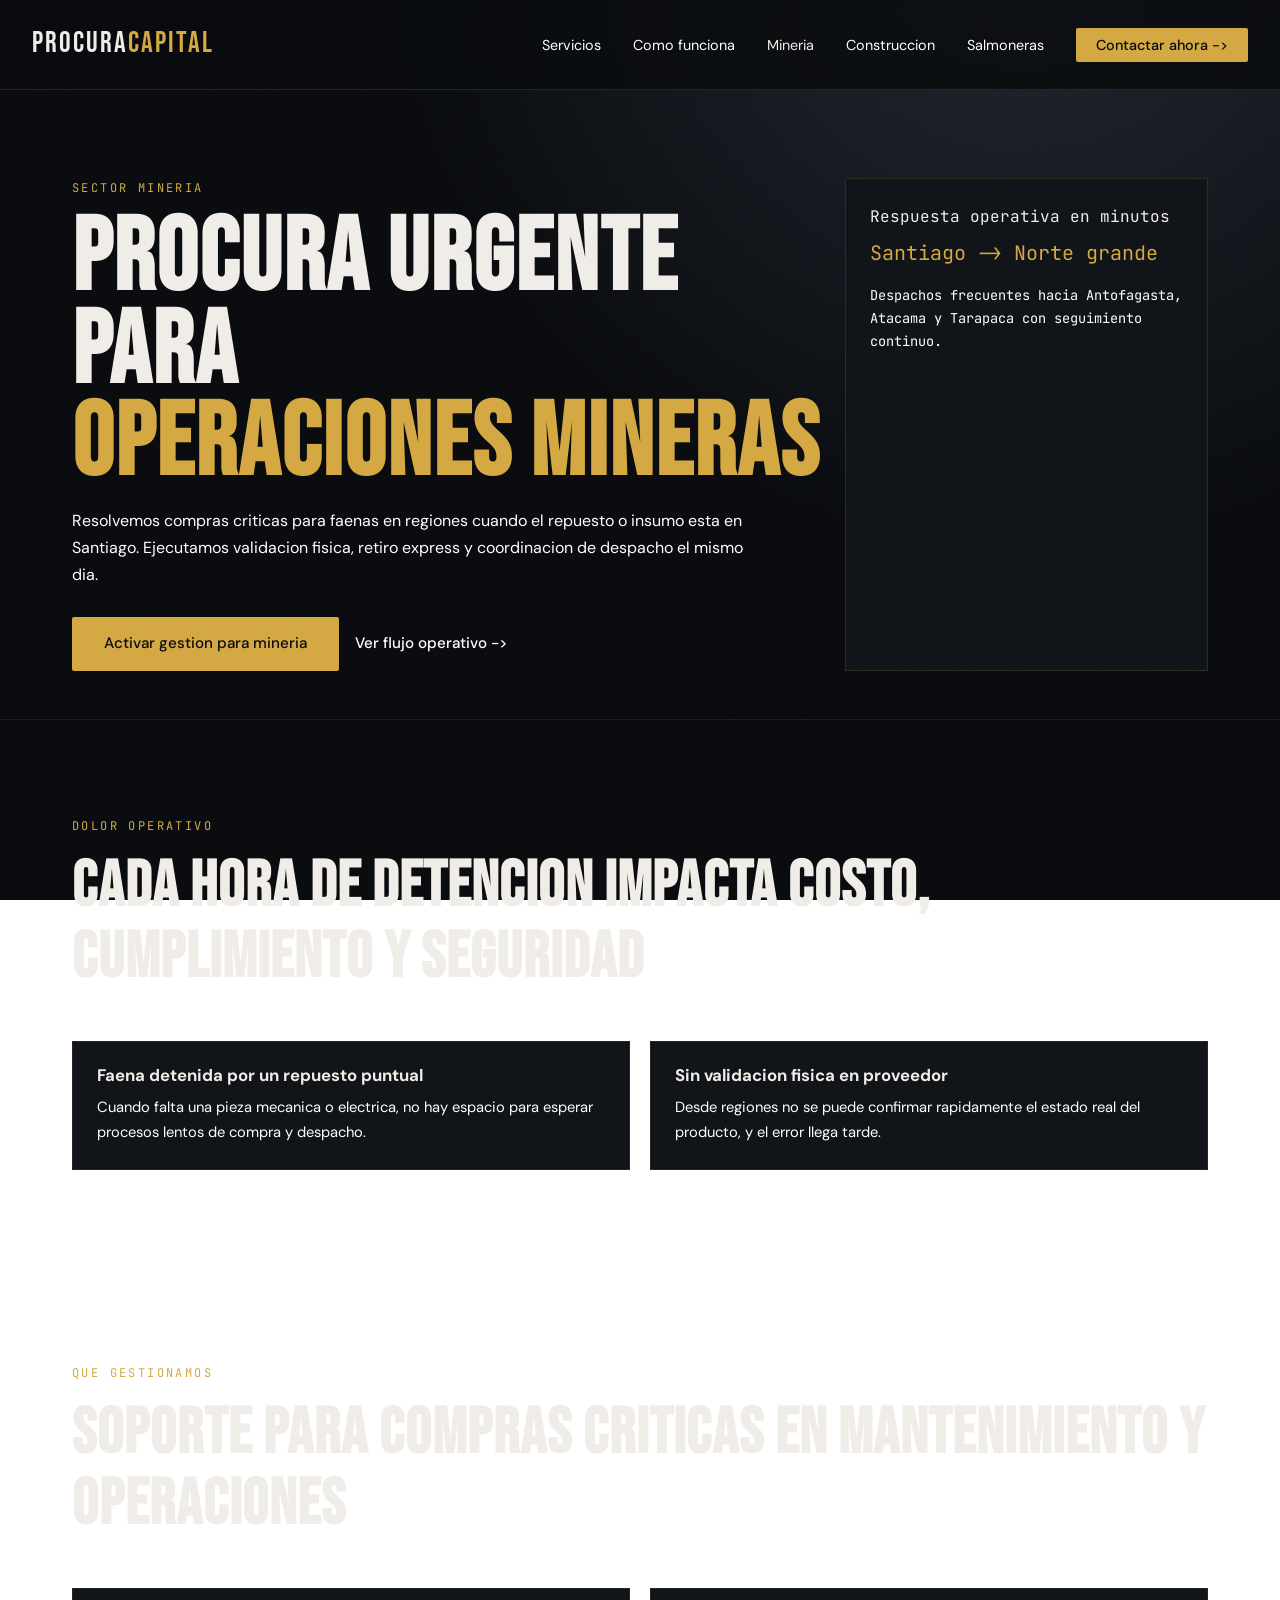
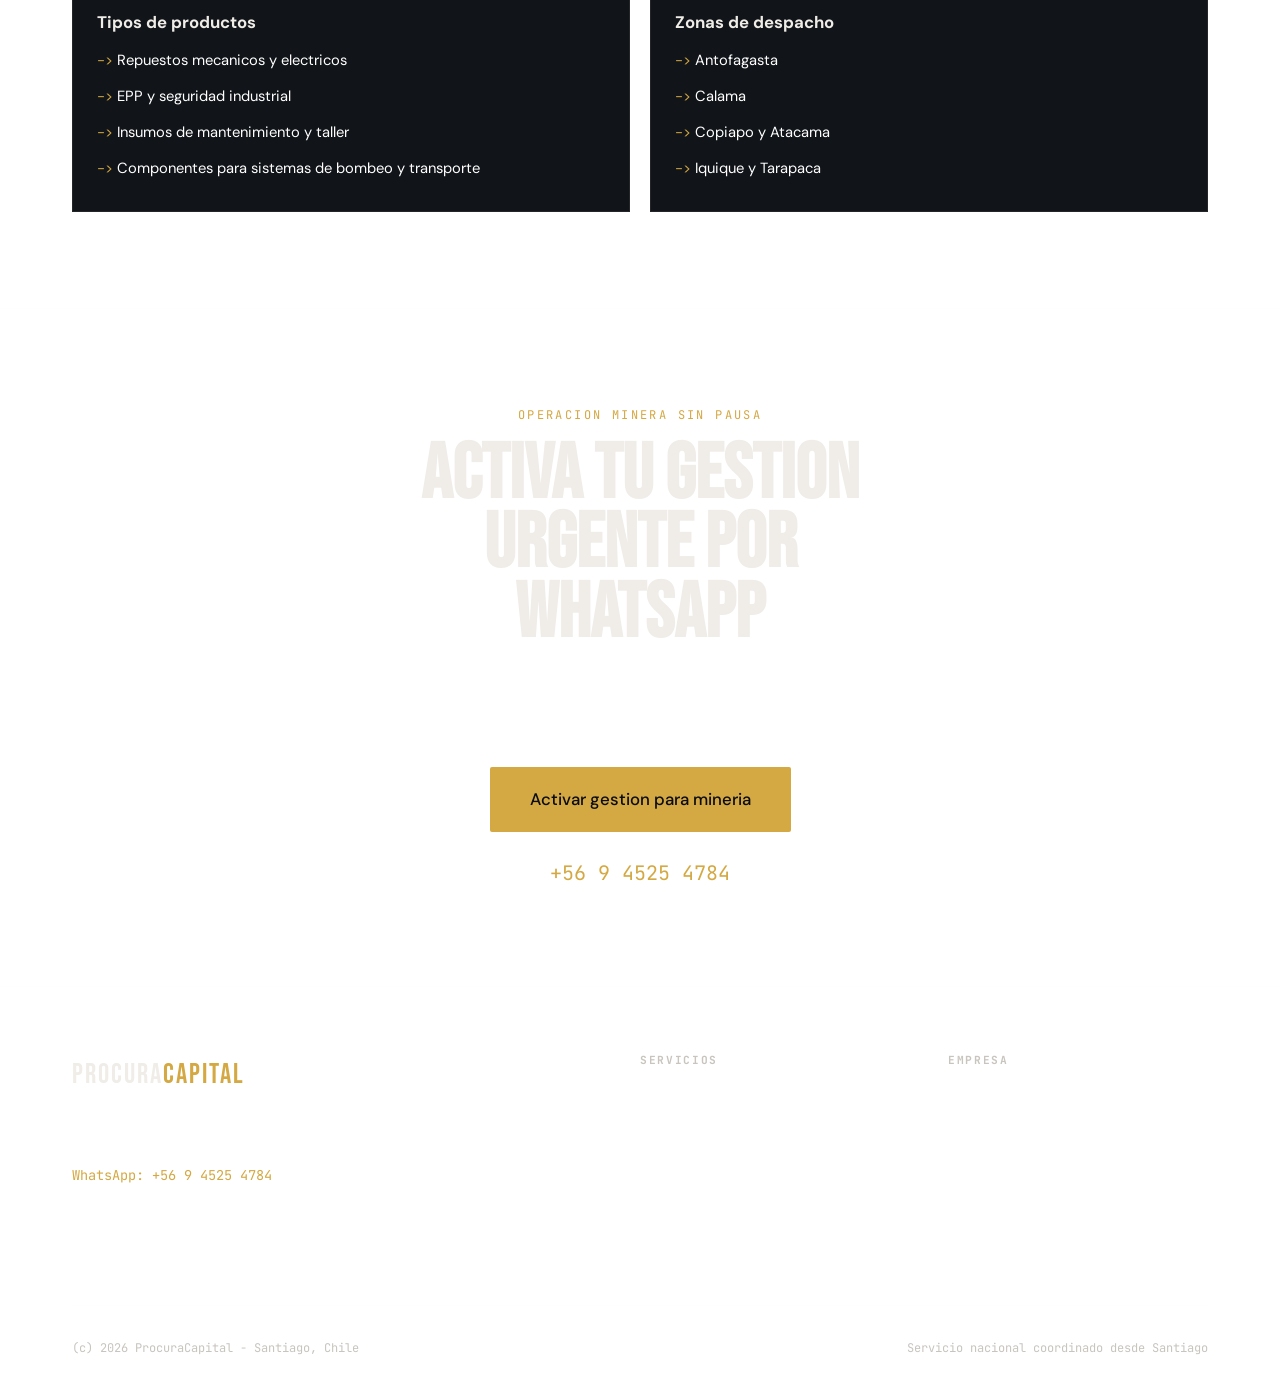
<file: mineria.html>
<!DOCTYPE html>
<html lang="es">
<head>
  <meta charset="UTF-8">
  <meta name="viewport" content="width=device-width, initial-scale=1.0">
  <title>Procura urgente para mineria en Santiago | ProcuraCapital</title>
  <meta name="description" content="Resolvemos compras criticas de repuestos e insumos para empresas mineras en regiones. Validacion fisica, retiro express y despacho hacia Antofagasta, Atacama y Tarapaca.">
  <meta name="keywords" content="procura mineria Santiago, compras urgentes mineria Chile, retiro express Antofagasta, despacho repuestos Atacama, logistica minera Tarapaca">
  <meta name="author" content="ProcuraCapital">
  <meta name="robots" content="index, follow">
  <link rel="canonical" href="https://procuracapital.cl/mineria.html">

  <meta property="og:type" content="website">
  <meta property="og:url" content="https://procuracapital.cl/mineria.html">
  <meta property="og:title" content="Procura urgente para mineria en Santiago">
  <meta property="og:description" content="Soporte operativo para faenas mineras: validacion, retiro express y despacho el mismo dia desde Santiago.">
  <meta property="og:image" content="https://procuracapital.cl/img/og-image.jpg">
  <meta property="og:locale" content="es_CL">
  <meta property="og:site_name" content="ProcuraCapital">

  <meta name="twitter:card" content="summary_large_image">
  <meta name="twitter:title" content="Procura urgente para mineria en Santiago">
  <meta name="twitter:description" content="Repuestos criticos y despacho urgente para operaciones mineras en regiones.">
  <meta name="twitter:image" content="https://procuracapital.cl/img/og-image.jpg">

  <script type="application/ld+json">
  {
    "@context": "https://schema.org",
    "@type": "Service",
    "name": "Procura urgente para mineria",
    "provider": {
      "@type": "LocalBusiness",
      "name": "ProcuraCapital",
      "url": "https://procuracapital.cl",
      "telephone": "+56945254784"
    },
    "serviceType": "Procura y logistica urgente para mineria",
    "areaServed": ["Antofagasta", "Atacama", "Tarapaca", "Chile"],
    "availableChannel": {
      "@type": "ServiceChannel",
      "serviceUrl": "https://wa.me/56945254784"
    }
  }
  </script>

  <link rel="preconnect" href="https://fonts.googleapis.com">
  <link rel="preconnect" href="https://fonts.gstatic.com" crossorigin>
  <link href="https://fonts.googleapis.com/css2?family=Bebas+Neue&family=DM+Sans:ital,wght@0,300;0,400;0,500;1,300&family=JetBrains+Mono:wght@400;500&display=swap" rel="stylesheet">
  <link rel="stylesheet" href="css/styles.css">
  <link rel="icon" type="image/png" sizes="192x192" href="img/logo_icono_192.png">
</head>
<body>
  <a class="skip-link" href="#contenido-principal">Saltar al contenido principal</a>

  <nav class="nav" role="navigation" aria-label="Navegacion principal">
    <div class="nav__logo">
      <a href="index.html" class="nav__logo-text" aria-label="Ir al inicio">PROCURA<span class="accent">CAPITAL</span></a>
    </div>
    <button class="nav__toggle" type="button" aria-expanded="false" aria-controls="nav-links" aria-label="Abrir menu">
      <span></span><span></span><span></span>
    </button>
    <ul class="nav__links" id="nav-links">
      <li><a href="index.html#servicios">Servicios</a></li>
      <li><a href="como-funciona.html">Como funciona</a></li>
      <li><a href="mineria.html" class="active">Mineria</a></li>
      <li><a href="construccion.html">Construccion</a></li>
      <li><a href="salmoneras.html">Salmoneras</a></li>
      <li><a href="index.html#contacto" class="nav__cta">Contactar ahora -></a></li>
    </ul>
  </nav>

  <main id="contenido-principal">
    <section class="page-hero" aria-label="Procura para mineria">
      <div class="container page-hero__grid">
        <div class="page-hero__content">
          <p class="section-eyebrow">Sector mineria</p>
          <h1>PROCURA URGENTE PARA<br><span class="accent">OPERACIONES MINERAS</span></h1>
          <p class="page-lead">
            Resolvemos compras criticas para faenas en regiones cuando el repuesto o insumo esta en Santiago.
            Ejecutamos validacion fisica, retiro express y coordinacion de despacho el mismo dia.
          </p>
          <div class="hero__actions" style="margin-top: 1.8rem;">
            <a href="https://wa.me/56945254784?text=Hola, necesito activar una gestion urgente para mineria."
               class="btn btn--primary" target="_blank" rel="noopener noreferrer">Activar gestion para mineria</a>
            <a href="como-funciona.html" class="btn btn--ghost">Ver flujo operativo -></a>
          </div>
        </div>
        <aside class="page-hero__aside" aria-label="Cobertura minera">
          <p>Respuesta operativa en minutos</p>
          <p style="font-size:1.25rem;color:var(--color-accent);margin:0.35rem 0 0.9rem;">Santiago -> Norte grande</p>
          <p style="color:var(--color-text-2);font-size:0.85rem;">Despachos frecuentes hacia Antofagasta, Atacama y Tarapaca con seguimiento continuo.</p>
        </aside>
      </div>
    </section>

    <section aria-label="Problemas de mineria">
      <div class="container">
        <p class="section-eyebrow">Dolor operativo</p>
        <h2 class="section-title">Cada hora de detencion impacta costo, cumplimiento y seguridad</h2>
        <div class="sector-grid">
          <article class="panel">
            <h3>Faena detenida por un repuesto puntual</h3>
            <p>Cuando falta una pieza mecanica o electrica, no hay espacio para esperar procesos lentos de compra y despacho.</p>
          </article>
          <article class="panel">
            <h3>Sin validacion fisica en proveedor</h3>
            <p>Desde regiones no se puede confirmar rapidamente el estado real del producto, y el error llega tarde.</p>
          </article>
        </div>
      </div>
    </section>

    <section aria-label="Cobertura y productos">
      <div class="container">
        <p class="section-eyebrow">Que gestionamos</p>
        <h2 class="section-title">Soporte para compras criticas en mantenimiento y operaciones</h2>
        <div class="two-col">
          <article class="panel">
            <h3>Tipos de productos</h3>
            <ul role="list">
              <li>Repuestos mecanicos y electricos</li>
              <li>EPP y seguridad industrial</li>
              <li>Insumos de mantenimiento y taller</li>
              <li>Componentes para sistemas de bombeo y transporte</li>
            </ul>
          </article>
          <article class="panel">
            <h3>Zonas de despacho</h3>
            <ul role="list">
              <li>Antofagasta</li>
              <li>Calama</li>
              <li>Copiapo y Atacama</li>
              <li>Iquique y Tarapaca</li>
            </ul>
          </article>
        </div>
      </div>
    </section>

    <section class="cta-final" aria-label="CTA mineria">
      <div class="container">
        <div class="cta-final__inner">
          <p class="section-eyebrow">Operacion minera sin pausa</p>
          <h2 class="cta-final__title">ACTIVA TU GESTION<br>URGENTE POR<br>WHATSAPP</h2>
          <p class="cta-final__sub">Comparte requerimiento, urgencia y ciudad destino. Coordinamos desde Santiago hoy mismo.</p>
          <div class="cta-final__actions">
            <a href="https://wa.me/56945254784?text=Hola, quiero activar gestion urgente para una operacion minera."
               class="btn btn--primary btn--large" target="_blank" rel="noopener noreferrer">Activar gestion para mineria</a>
          </div>
          <p class="cta-final__number">+56 9 4525 4784</p>
        </div>
      </div>
    </section>
  </main>

  <footer class="footer" role="contentinfo">
    <div class="container">
      <div class="footer__grid">
        <div class="footer__brand">
          <span class="footer__logo">PROCURA<span class="accent">CAPITAL</span></span>
          <p class="footer__tagline">Procura operativa para mineria, construccion e industria desde Santiago.</p>
          <a href="https://wa.me/56945254784" class="footer__whatsapp" target="_blank" rel="noopener noreferrer">WhatsApp: +56 9 4525 4784</a>
        </div>
        <nav class="footer__nav" aria-label="Servicios">
          <h4>Servicios</h4>
          <a href="index.html#servicios">Gestion estandar</a>
          <a href="index.html#precios">Servicio express</a>
          <a href="mineria.html">Procura para mineria</a>
          <a href="construccion.html">Procura para construccion</a>
          <a href="salmoneras.html">Procura para salmoneras</a>
        </nav>
        <nav class="footer__nav" aria-label="Empresa">
          <h4>Empresa</h4>
          <a href="como-funciona.html">Como funciona</a>
          <a href="index.html#resultados">Casos resueltos</a>
          <a href="index.html#contacto">Contacto</a>
        </nav>
      </div>
      <div class="footer__bottom">
        <p>(c) <span id="year"></span> ProcuraCapital - Santiago, Chile</p>
        <p>Servicio nacional coordinado desde Santiago</p>
      </div>
    </div>
  </footer>

  <script src="js/main.js" defer></script>
</body>
</html>
</file>
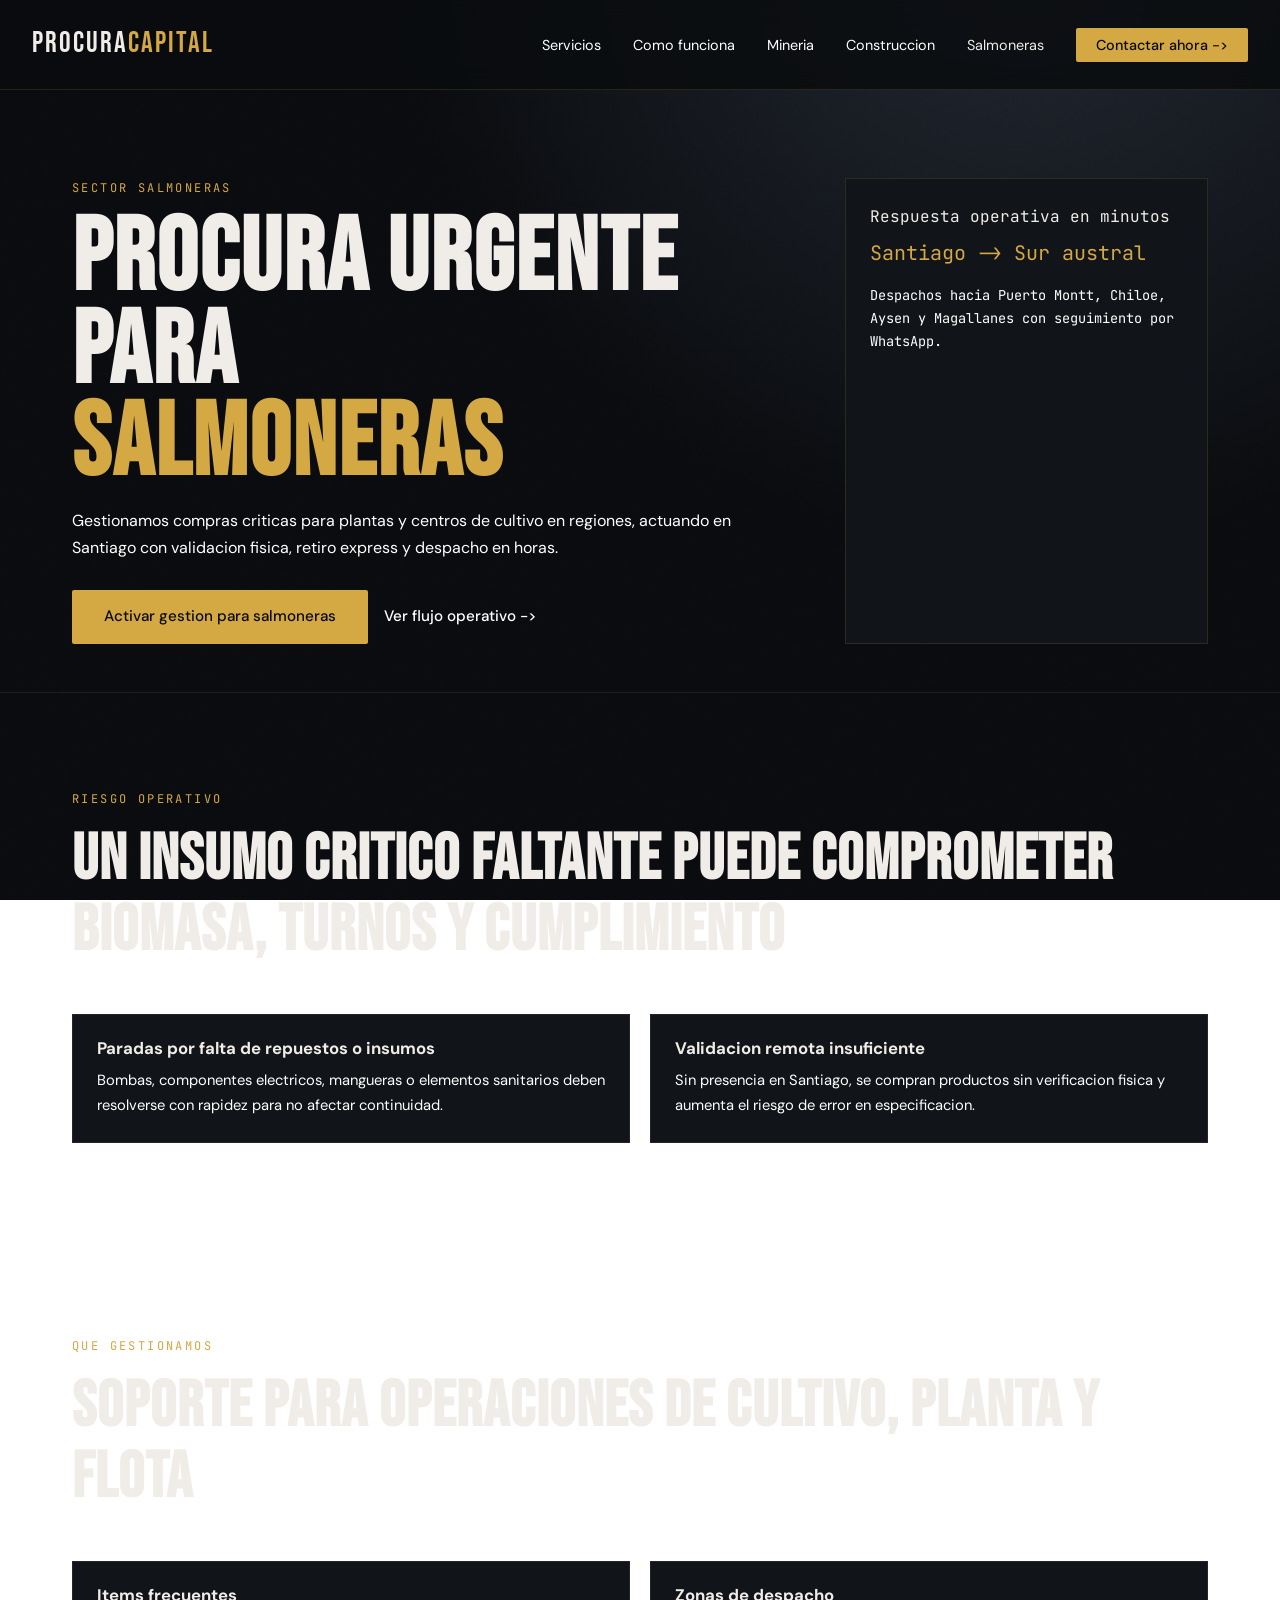
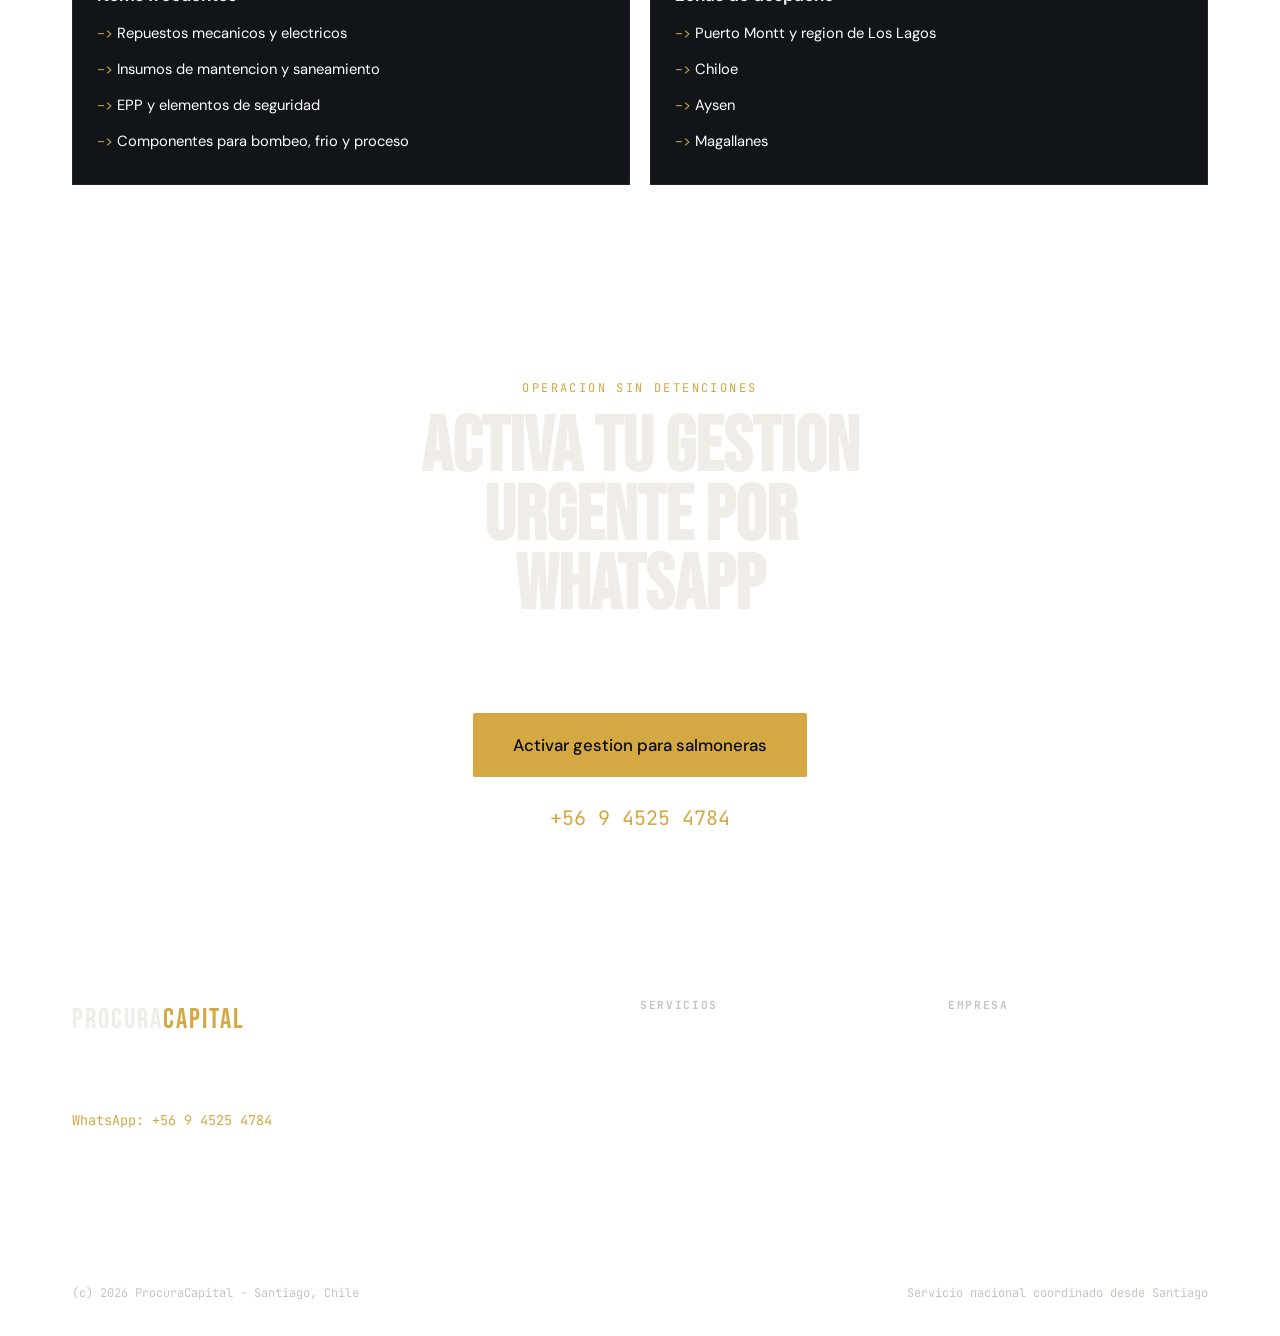
<file: salmoneras.html>
<!DOCTYPE html>
<html lang="es">
<head>
  <meta charset="UTF-8">
  <meta name="viewport" content="width=device-width, initial-scale=1.0">
  <title>Procura urgente para salmoneras | ProcuraCapital</title>
  <meta name="description" content="Compras urgentes para salmoneras en regiones. Validacion fisica en Santiago, retiro express y despacho el mismo dia para continuidad operativa.">
  <meta name="keywords" content="procura salmoneras Santiago, compras urgentes salmoneras Chile, retiro express salmonicultura, despacho repuestos Puerto Montt, logistica urgente acuicultura">
  <meta name="author" content="ProcuraCapital">
  <meta name="robots" content="index, follow">
  <link rel="canonical" href="https://procuracapital.cl/salmoneras.html">

  <meta property="og:type" content="website">
  <meta property="og:url" content="https://procuracapital.cl/salmoneras.html">
  <meta property="og:title" content="Procura urgente para salmoneras">
  <meta property="og:description" content="Soporte operativo para acuicultura: validacion, retiro express y despacho urgente desde Santiago.">
  <meta property="og:image" content="https://procuracapital.cl/img/og-image.jpg">
  <meta property="og:locale" content="es_CL">
  <meta property="og:site_name" content="ProcuraCapital">

  <meta name="twitter:card" content="summary_large_image">
  <meta name="twitter:title" content="Procura urgente para salmoneras en Santiago">
  <meta name="twitter:description" content="Repuestos e insumos criticos para operaciones de salmonicultura y pesca en regiones.">
  <meta name="twitter:image" content="https://procuracapital.cl/img/og-image.jpg">

  <script type="application/ld+json">
  {
    "@context": "https://schema.org",
    "@type": "Service",
    "name": "Procura urgente para salmoneras",
    "provider": {
      "@type": "LocalBusiness",
      "name": "ProcuraCapital",
      "url": "https://procuracapital.cl",
      "telephone": "+56945254784"
    },
    "serviceType": "Procura y logistica urgente para salmoneras",
    "areaServed": ["Puerto Montt", "Chiloe", "Aysen", "Magallanes", "Chile"],
    "availableChannel": {
      "@type": "ServiceChannel",
      "serviceUrl": "https://wa.me/56945254784"
    }
  }
  </script>

  <link rel="preconnect" href="https://fonts.googleapis.com">
  <link rel="preconnect" href="https://fonts.gstatic.com" crossorigin>
  <link href="https://fonts.googleapis.com/css2?family=Bebas+Neue&family=DM+Sans:ital,wght@0,300;0,400;0,500;1,300&family=JetBrains+Mono:wght@400;500&display=swap" rel="stylesheet">
  <link rel="stylesheet" href="css/styles.css">
  <link rel="icon" type="image/png" sizes="192x192" href="img/logo_icono_192.png">
</head>
<body>
  <a class="skip-link" href="#contenido-principal">Saltar al contenido principal</a>

  <nav class="nav" role="navigation" aria-label="Navegacion principal">
    <div class="nav__logo">
      <a href="index.html" class="nav__logo-text" aria-label="Ir al inicio">PROCURA<span class="accent">CAPITAL</span></a>
    </div>
    <button class="nav__toggle" type="button" aria-expanded="false" aria-controls="nav-links" aria-label="Abrir menu">
      <span></span><span></span><span></span>
    </button>
    <ul class="nav__links" id="nav-links">
      <li><a href="index.html#servicios">Servicios</a></li>
      <li><a href="como-funciona.html">Como funciona</a></li>
      <li><a href="mineria.html">Mineria</a></li>
      <li><a href="construccion.html">Construccion</a></li>
      <li><a href="salmoneras.html" class="active">Salmoneras</a></li>
      <li><a href="index.html#contacto" class="nav__cta">Contactar ahora -></a></li>
    </ul>
  </nav>

  <main id="contenido-principal">
    <section class="page-hero" aria-label="Procura para salmoneras">
      <div class="container page-hero__grid">
        <div class="page-hero__content">
          <p class="section-eyebrow">Sector salmoneras</p>
          <h1>PROCURA URGENTE PARA<br><span class="accent">SALMONERAS</span></h1>
          <p class="page-lead">
            Gestionamos compras criticas para plantas y centros de cultivo en regiones,
            actuando en Santiago con validacion fisica, retiro express y despacho en horas.
          </p>
          <div class="hero__actions" style="margin-top: 1.8rem;">
            <a href="https://wa.me/56945254784?text=Hola, necesito activar una gestion urgente para salmoneras."
               class="btn btn--primary" target="_blank" rel="noopener noreferrer">Activar gestion para salmoneras</a>
            <a href="como-funciona.html" class="btn btn--ghost">Ver flujo operativo -></a>
          </div>
        </div>
        <aside class="page-hero__aside" aria-label="Cobertura acuicultura">
          <p>Respuesta operativa en minutos</p>
          <p style="font-size:1.25rem;color:var(--color-accent);margin:0.35rem 0 0.9rem;">Santiago -> Sur austral</p>
          <p style="color:var(--color-text-2);font-size:0.85rem;">Despachos hacia Puerto Montt, Chiloe, Aysen y Magallanes con seguimiento por WhatsApp.</p>
        </aside>
      </div>
    </section>

    <section aria-label="Problemas del sector salmonero">
      <div class="container">
        <p class="section-eyebrow">Riesgo operativo</p>
        <h2 class="section-title">Un insumo critico faltante puede comprometer biomasa, turnos y cumplimiento</h2>
        <div class="sector-grid">
          <article class="panel">
            <h3>Paradas por falta de repuestos o insumos</h3>
            <p>Bombas, componentes electricos, mangueras o elementos sanitarios deben resolverse con rapidez para no afectar continuidad.</p>
          </article>
          <article class="panel">
            <h3>Validacion remota insuficiente</h3>
            <p>Sin presencia en Santiago, se compran productos sin verificacion fisica y aumenta el riesgo de error en especificacion.</p>
          </article>
        </div>
      </div>
    </section>

    <section aria-label="Insumos y cobertura sector salmonero">
      <div class="container">
        <p class="section-eyebrow">Que gestionamos</p>
        <h2 class="section-title">Soporte para operaciones de cultivo, planta y flota</h2>
        <div class="two-col">
          <article class="panel">
            <h3>Items frecuentes</h3>
            <ul role="list">
              <li>Repuestos mecanicos y electricos</li>
              <li>Insumos de mantencion y saneamiento</li>
              <li>EPP y elementos de seguridad</li>
              <li>Componentes para bombeo, frio y proceso</li>
            </ul>
          </article>
          <article class="panel">
            <h3>Zonas de despacho</h3>
            <ul role="list">
              <li>Puerto Montt y region de Los Lagos</li>
              <li>Chiloe</li>
              <li>Aysen</li>
              <li>Magallanes</li>
            </ul>
          </article>
        </div>
      </div>
    </section>

    <section class="cta-final" aria-label="CTA salmoneras">
      <div class="container">
        <div class="cta-final__inner">
          <p class="section-eyebrow">Operacion sin detenciones</p>
          <h2 class="cta-final__title">ACTIVA TU GESTION<br>URGENTE POR<br>WHATSAPP</h2>
          <p class="cta-final__sub">Comparte requerimiento, prioridad y destino. Coordinamos desde Santiago hoy mismo.</p>
          <div class="cta-final__actions">
            <a href="https://wa.me/56945254784?text=Hola, quiero activar gestion urgente para una operacion salmonera o pesquera."
               class="btn btn--primary btn--large" target="_blank" rel="noopener noreferrer">Activar gestion para salmoneras</a>
          </div>
          <p class="cta-final__number">+56 9 4525 4784</p>
        </div>
      </div>
    </section>
  </main>

  <footer class="footer" role="contentinfo">
    <div class="container">
      <div class="footer__grid">
        <div class="footer__brand">
          <span class="footer__logo">PROCURA<span class="accent">CAPITAL</span></span>
          <p class="footer__tagline">Procura operativa para mineria, construccion y salmoneras desde Santiago.</p>
          <a href="https://wa.me/56945254784" class="footer__whatsapp" target="_blank" rel="noopener noreferrer">WhatsApp: +56 9 4525 4784</a>
        </div>
        <nav class="footer__nav" aria-label="Servicios">
          <h4>Servicios</h4>
          <a href="index.html#servicios">Gestion estandar</a>
          <a href="index.html#precios">Servicio express</a>
          <a href="mineria.html">Procura para mineria</a>
          <a href="construccion.html">Procura para construccion</a>
          <a href="salmoneras.html">Procura para salmoneras</a>
        </nav>
        <nav class="footer__nav" aria-label="Empresa">
          <h4>Empresa</h4>
          <a href="como-funciona.html">Como funciona</a>
          <a href="index.html#resultados">Casos resueltos</a>
          <a href="index.html#contacto">Contacto</a>
        </nav>
      </div>
      <div class="footer__bottom">
        <p>(c) <span id="year"></span> ProcuraCapital - Santiago, Chile</p>
        <p>Servicio nacional coordinado desde Santiago</p>
      </div>
    </div>
  </footer>

  <script src="js/main.js" defer></script>
</body>
</html>
</file>
<file: css/styles.css>
:root {
  --color-bg: #0A0C0F;
  --color-bg-2: #111418;
  --color-bg-3: #1A1E25;
  --color-accent: #D4A843;
  --color-accent-dim: #A07C28;
  --color-text: #F0EDE8;
  --color-text-2: #ffffff;
  --color-text-3: #C8C4BE;
  --color-border: rgba(212, 168, 67, 0.15);
  --color-border-2: rgba(240, 237, 232, 0.08);
  --font-display: "Bebas Neue", sans-serif;
  --font-body: "DM Sans", sans-serif;
  --font-mono: "JetBrains Mono", monospace;
  --container: 1200px;
}

* , *::before, *::after {
  box-sizing: border-box;
  margin: 0;
  padding: 0;
}

html {
  scroll-behavior: smooth;
}

body {
  font-family: var(--font-body);
  background: radial-gradient(circle at 80% -10%, #242a34 0%, var(--color-bg) 45%) fixed;
  color: var(--color-text);
  font-size: 16px;
  line-height: 1.7;
  -webkit-font-smoothing: antialiased;
  position: relative;
}

body::before {
  content: "";
  position: fixed;
  inset: 0;
  background-image: url("data:image/svg+xml,%3Csvg viewBox='0 0 200 200' xmlns='http://www.w3.org/2000/svg'%3E%3Cfilter id='n'%3E%3CfeTurbulence type='fractalNoise' baseFrequency='0.9' numOctaves='4' stitchTiles='stitch'/%3E%3C/filter%3E%3Crect width='100%25' height='100%25' filter='url(%23n)' opacity='0.03'/%3E%3C/svg%3E");
  pointer-events: none;
  z-index: 0;
  opacity: 0.35;
}

main,
footer,
nav {
  position: relative;
  z-index: 1;
}

img {
  max-width: 100%;
  display: block;
}

a {
  color: inherit;
}

.container {
  max-width: var(--container);
  margin: 0 auto;
  padding: 0 2rem;
}

.skip-link {
  position: absolute;
  left: -9999px;
  top: 0;
  background: var(--color-accent);
  color: var(--color-bg);
  font-weight: 500;
  padding: 0.75rem 1rem;
  z-index: 200;
}

.skip-link:focus {
  left: 1rem;
  top: 1rem;
}

h1,
h2,
h3 {
  line-height: 1.1;
}

.section-eyebrow {
  font-family: var(--font-mono);
  font-size: 0.75rem;
  letter-spacing: 0.2em;
  text-transform: uppercase;
  color: var(--color-accent);
  margin-bottom: 1rem;
}

.section-title {
  font-family: var(--font-display);
  font-size: clamp(2.5rem, 5vw, 4rem);
  color: var(--color-text);
  margin-bottom: 3rem;
  letter-spacing: 1px;
}

.section-title em {
  color: var(--color-accent);
  font-style: normal;
}

.btn {
  display: inline-flex;
  align-items: center;
  justify-content: center;
  gap: 0.5rem;
  padding: 0.875rem 2rem;
  font-family: var(--font-body);
  font-weight: 500;
  font-size: 0.95rem;
  border-radius: 2px;
  text-decoration: none;
  transition: all 0.2s ease;
  cursor: pointer;
  border: none;
}

.btn--primary {
  background: var(--color-accent);
  color: #0A0C0F;
}

.btn--primary:hover {
  background: var(--color-accent-dim);
  transform: translateY(-1px);
}

.btn--outline {
  background: transparent;
  border: 1px solid var(--color-border);
  color: var(--color-text);
}

.btn--outline:hover {
  border-color: var(--color-accent);
  color: var(--color-accent);
}

.btn--ghost {
  background: transparent;
  color: var(--color-text-2);
  padding-left: 0;
}

.btn--ghost:hover {
  color: var(--color-text);
}

.btn--large {
  padding: 1.125rem 2.5rem;
  font-size: 1.05rem;
}

section {
  padding: 6rem 0;
  border-top: 1px solid var(--color-border-2);
}

section:first-of-type {
  border-top: none;
}

.fade-in {
  opacity: 0;
  transform: translateY(24px);
  transition: opacity 0.6s ease, transform 0.6s ease;
}

.fade-in.visible {
  opacity: 1;
  transform: translateY(0);
}

.nav {
  position: sticky;
  top: 0;
  z-index: 100;
  display: flex;
  align-items: center;
  justify-content: space-between;
  padding: 1.25rem 2rem;
  background: rgba(10, 12, 15, 0.84);
  backdrop-filter: blur(12px);
  border-bottom: 1px solid var(--color-border);
}

.nav__logo-text {
  font-family: var(--font-display);
  font-size: 1.8rem;
  letter-spacing: 2px;
  color: var(--color-text);
  text-decoration: none;
}

.nav__links {
  display: flex;
  gap: 2rem;
  list-style: none;
  align-items: center;
}

.nav__links a {
  color: var(--color-text-2);
  text-decoration: none;
  font-size: 0.9rem;
  transition: color 0.2s;
}

.nav__links a:hover,
.nav__links a.active {
  color: var(--color-text);
}

.nav__cta {
  background: var(--color-accent) !important;
  color: #0A0C0F !important;
  padding: 0.5rem 1.25rem;
  border-radius: 2px;
  font-weight: 500;
}

.nav__portal {
  display: inline-flex !important;
  align-items: center;
  gap: 6px;
  border: 1px solid var(--color-border) !important;
  color: var(--color-accent) !important;
  padding: 0.4rem 1rem !important;
  border-radius: 2px;
  font-family: var(--font-mono);
  font-size: 0.75rem !important;
  letter-spacing: 0.1em;
  text-transform: uppercase;
  transition: background 0.2s, border-color 0.2s !important;
}
.nav__portal::before {
  content: '→';
  font-size: 0.8rem;
}
.nav__portal:hover {
  background: rgba(212,168,67,0.08) !important;
  border-color: var(--color-accent) !important;
  color: var(--color-accent) !important;
}

.nav__toggle {
  display: none;
  background: transparent;
  border: 1px solid var(--color-border);
  width: 42px;
  height: 42px;
  align-items: center;
  justify-content: center;
  flex-direction: column;
  gap: 5px;
  cursor: pointer;
}

.nav__toggle span {
  width: 18px;
  height: 2px;
  background: var(--color-text);
}

.accent {
  color: var(--color-accent);
}

.hero {
  min-height: 100vh;
  display: flex;
  flex-direction: column;
  justify-content: center;
  padding: 4rem 2rem 2rem;
}

.hero__grid {
  display: grid;
  grid-template-columns: repeat(12, 1fr);
  gap: 1.5rem;
  align-items: center;
  max-width: var(--container);
  margin: 0 auto;
  width: 100%;
}

.hero__left {
  grid-column: 1 / span 8;
}

.hero__panel {
  grid-column: 9 / span 4;
}

.hero__eyebrow {
  font-family: var(--font-mono);
  font-size: 0.75rem;
  letter-spacing: 0.15em;
  text-transform: uppercase;
  color: var(--color-accent);
  margin-bottom: 1.5rem;
}

.hero__title {
  font-family: var(--font-display);
  font-size: clamp(72px, 10vw, 140px);
  line-height: 0.9;
  letter-spacing: 2px;
  color: var(--color-text);
  margin-bottom: 2rem;
}

.hero__title--accent {
  color: var(--color-accent);
}

.hero__sub {
  font-size: 1.125rem;
  color: var(--color-text-2);
  max-width: 480px;
  margin-bottom: 2rem;
  line-height: 1.65;
}

.hero__tags {
  display: flex;
  gap: 1rem;
  margin-bottom: 2.5rem;
  flex-wrap: wrap;
}

.tag {
  font-family: var(--font-mono);
  font-size: 0.75rem;
  color: var(--color-text-2);
  border: 1px solid var(--color-border-2);
  padding: 0.375rem 0.875rem;
  border-radius: 2px;
}

.hero__actions {
  display: flex;
  gap: 1rem;
  flex-wrap: wrap;
}

.hero__panel {
  background: linear-gradient(180deg, rgba(26, 30, 37, 0.94), rgba(17, 20, 24, 0.98));
  border: 1px solid var(--color-border);
  padding: 2rem;
  font-family: var(--font-mono);
}

.panel__header {
  display: flex;
  align-items: center;
  gap: 0.75rem;
  margin-bottom: 1.5rem;
  padding-bottom: 1rem;
  border-bottom: 1px solid var(--color-border-2);
}

.panel__status-dot {
  width: 8px;
  height: 8px;
  background: #22c55e;
  border-radius: 50%;
  animation: pulse 2s infinite;
}

@keyframes pulse {
  0%,
  100% {
    opacity: 1;
    box-shadow: 0 0 0 0 rgba(34, 197, 94, 0.4);
  }
  50% {
    box-shadow: 0 0 0 6px rgba(34, 197, 94, 0);
  }
}

.panel__status-text {
  font-size: 0.75rem;
  color: var(--color-text-2);
  letter-spacing: 0.1em;
  text-transform: uppercase;
}

.panel__metric {
  padding: 1rem 0;
}

.panel__metric-label {
  display: block;
  font-size: 0.7rem;
  color: var(--color-text-3);
  text-transform: uppercase;
  letter-spacing: 0.1em;
  margin-bottom: 0.5rem;
}

.panel__metric-value {
  font-size: 2.5rem;
  font-weight: 500;
  color: var(--color-accent);
}

.panel__metric-value--text {
  font-size: 1.4rem;
}

.panel__metric-unit {
  font-size: 0.85rem;
  color: var(--color-text-2);
  margin-left: 0.5rem;
}

.panel__divider {
  height: 1px;
  background: var(--color-border-2);
}

.panel__footer {
  margin-top: 1.5rem;
  padding-top: 1rem;
  border-top: 1px solid var(--color-border-2);
  font-size: 0.7rem;
  color: var(--color-text-3);
}

.hero__bottom-bar {
  max-width: var(--container);
  margin: 4rem auto 0;
  padding: 2rem 2rem 0;
  border-top: 1px solid var(--color-border-2);
  display: flex;
  gap: 1.5rem;
  font-family: var(--font-mono);
  font-size: 0.75rem;
  color: var(--color-text-3);
  letter-spacing: 0.1em;
  flex-wrap: wrap;
}

.dot-sep {
  color: var(--color-accent);
}

.problems__grid {
  display: grid;
  grid-template-columns: 1fr 1.4fr 1fr;
  gap: 1.5px;
  background: var(--color-border-2);
  margin-top: 3rem;
}

.problem-card {
  background: var(--color-bg-2);
  padding: 2.5rem 2rem;
  position: relative;
  overflow: hidden;
}

.problem-card__number {
  font-family: var(--font-display);
  font-size: 5rem;
  color: var(--color-bg-3);
  position: absolute;
  top: 1rem;
  right: 1.5rem;
  line-height: 1;
  user-select: none;
}

.problem-card__title {
  font-size: 1.1rem;
  font-weight: 500;
  margin-bottom: 1rem;
  color: var(--color-text);
  position: relative;
}

.problem-card__body {
  font-size: 0.9rem;
  color: var(--color-text-2);
  line-height: 1.65;
  position: relative;
}

.problem-card--featured {
  background: var(--color-bg-3);
}

.problem-card--featured .problem-card__title {
  color: var(--color-accent);
}

.problem-card__accent-line {
  position: absolute;
  bottom: 0;
  left: 0;
  right: 0;
  height: 2px;
  background: var(--color-accent);
}

.services__grid {
  display: grid;
  grid-template-columns: repeat(3, 1fr);
  gap: 1px;
  background: var(--color-border-2);
  margin-top: 3rem;
}

.service-card {
  background: var(--color-bg);
  padding: 2.5rem 2rem;
  border-left: 2px solid transparent;
  position: relative;
  transition: border-color 0.2s, background 0.2s;
}

.service-card:hover {
  border-left-color: var(--color-accent);
  background: var(--color-bg-2);
}

.service-card__icon {
  font-size: 1.5rem;
  color: var(--color-accent);
  margin-bottom: 1rem;
}

.service-card__title {
  font-size: 1rem;
  font-weight: 500;
  color: var(--color-accent);
  margin-bottom: 0.75rem;
  line-height: 1.4;
}

.service-card__body {
  font-size: 0.875rem;
  color: #ffffff;
  line-height: 1.65;
}

.service-card--recommended {
  background: linear-gradient(180deg, rgba(212, 168, 67, 0.08) 0%, var(--color-bg) 70%);
  border-left-color: var(--color-accent);
}

.service-card__badge {
  display: inline-block;
  margin-bottom: 0.9rem;
  padding: 0.2rem 0.6rem;
  border: 1px solid var(--color-border);
  color: var(--color-accent);
  font-family: var(--font-mono);
  font-size: 0.65rem;
  letter-spacing: 0.12em;
  text-transform: uppercase;
}

.pricing__grid {
  display: grid;
  grid-template-columns: 1fr 1fr;
  gap: 1.5rem;
  margin-top: 3rem;
  max-width: 860px;
  margin-left: auto;
  margin-right: auto;
}

.pricing-card {
  background: var(--color-bg-2);
  border: 1px solid var(--color-border-2);
  padding: 2.5rem;
  position: relative;
}

.pricing-card--featured {
  border-color: var(--color-accent);
  background: var(--color-bg-3);
}

.pricing-card__badge {
  position: absolute;
  top: -1px;
  right: 2rem;
  background: var(--color-accent);
  color: #0A0C0F;
  font-size: 0.7rem;
  font-weight: 500;
  font-family: var(--font-mono);
  letter-spacing: 0.1em;
  text-transform: uppercase;
  padding: 0.25rem 0.875rem;
}

.pricing-card__name {
  font-family: var(--font-display);
  font-size: 1.75rem;
  letter-spacing: 1px;
  color: var(--color-text);
  margin-bottom: 0.5rem;
}

.pricing-card__desc {
  font-size: 0.85rem;
  color: var(--color-text-2);
  margin-bottom: 2rem;
}

.pricing-card__price {
  margin-bottom: 2rem;
  font-family: var(--font-mono);
}

.pricing-card__from {
  display: block;
  font-size: 0.7rem;
  color: var(--color-text-3);
  text-transform: uppercase;
  letter-spacing: 0.1em;
  margin-bottom: 0.25rem;
}

.pricing-card__amount {
  font-size: 2.5rem;
  font-weight: 500;
  color: var(--color-accent);
}

.pricing-card__currency {
  display: inline-block;
  margin-left: 0.5rem;
  color: var(--color-text-3);
  font-size: 0.85rem;
}

.pricing-card__features {
  list-style: none;
  margin-bottom: 2rem;
}

.pricing-card__features li {
  font-size: 0.875rem;
  color: var(--color-text-2);
  padding: 0.625rem 0;
  border-bottom: 1px solid var(--color-border-2);
}

.pricing-card__features li::before {
  content: "-> ";
  color: var(--color-accent);
}

.pricing-card__note {
  font-size: 0.75rem;
  color: var(--color-text-3);
  margin-top: 0.75rem;
  font-family: var(--font-mono);
}

.process__steps {
  display: grid;
  grid-template-columns: repeat(4, 1fr);
  list-style: none;
  margin-top: 3rem;
  position: relative;
}

.process__step {
  padding: 2rem;
  border-top: 2px solid var(--color-border-2);
  position: relative;
}

.process__step-num {
  font-family: var(--font-display);
  font-size: 3.5rem;
  color: var(--color-accent);
  display: block;
  line-height: 1;
  margin-bottom: 1rem;
}

.process__step-connector {
  position: absolute;
  top: -2px;
  right: 0;
  width: 50%;
  height: 2px;
  background: var(--color-accent);
  transform-origin: left;
  animation: draw-line 1.3s ease forwards;
}

@keyframes draw-line {
  from {
    transform: scaleX(0);
  }
  to {
    transform: scaleX(1);
  }
}

.process__step-title {
  font-size: 0.95rem;
  font-weight: 500;
  color: var(--color-text);
  margin-bottom: 0.75rem;
}

.process__step-body {
  font-size: 0.85rem;
  color: var(--color-text-2);
  line-height: 1.6;
}

.cases__grid {
  display: grid;
  grid-template-columns: repeat(3, 1fr);
  gap: 1px;
  background: var(--color-border-2);
  margin-top: 3rem;
}

.case-card {
  background: var(--color-bg-2);
  padding: 2.5rem 2rem;
}

.case-card__quote {
  font-size: 0.95rem;
  color: var(--color-text);
  line-height: 1.7;
  margin-bottom: 1.5rem;
  font-style: italic;
}

.case-card__footer {
  display: flex;
  align-items: center;
  gap: 1rem;
  flex-wrap: wrap;
}

.case-card__avatar {
  width: 40px;
  height: 40px;
  border-radius: 2px;
  background: var(--color-bg-3);
  border: 1px solid var(--color-border);
  display: flex;
  align-items: center;
  justify-content: center;
  font-family: var(--font-mono);
  font-size: 0.75rem;
  color: var(--color-accent);
  flex-shrink: 0;
}

.case-card__name {
  display: block;
  font-weight: 500;
  font-size: 0.85rem;
  color: var(--color-text);
  font-style: normal;
}

.case-card__company {
  display: block;
  font-size: 0.75rem;
  color: var(--color-text-2);
  font-family: var(--font-mono);
}

.case-card__metric {
  margin-left: auto;
  text-align: right;
}

.case-card__metric-value {
  display: block;
  font-family: var(--font-mono);
  font-size: 1.25rem;
  color: var(--color-accent);
  font-weight: 500;
}

.case-card__metric-label {
  font-size: 0.7rem;
  color: var(--color-text-3);
  text-transform: uppercase;
  letter-spacing: 0.1em;
}

.cases__disclaimer {
  font-size: 0.75rem;
  color: var(--color-text-3);
  margin-top: 1.5rem;
  font-family: var(--font-mono);
}

.cta-final {
  text-align: center;
}

.cta-final__inner {
  max-width: 640px;
  margin: 0 auto;
}

.cta-final__title {
  font-family: var(--font-display);
  font-size: clamp(3rem, 6vw, 5.5rem);
  line-height: 0.9;
  color: var(--color-text);
  margin-bottom: 1.5rem;
}

.cta-final__sub {
  color: var(--color-text-2);
  margin-bottom: 2.5rem;
}

.cta-final__actions {
  display: flex;
  gap: 1rem;
  justify-content: center;
  flex-wrap: wrap;
  margin-bottom: 1.5rem;
}

.cta-final__number {
  font-family: var(--font-mono);
  font-size: 1.25rem;
  color: var(--color-accent);
}

.footer {
  padding: 4rem 0 2rem;
  border-top: 1px solid var(--color-border-2);
}

.footer__grid {
  display: grid;
  grid-template-columns: 2fr 1fr 1fr;
  gap: 3rem;
  margin-bottom: 3rem;
}

.footer__logo {
  font-family: var(--font-display);
  font-size: 1.75rem;
  letter-spacing: 2px;
  color: var(--color-text);
  display: block;
  margin-bottom: 1rem;
}

.footer__tagline {
  font-size: 0.875rem;
  color: var(--color-text-2);
  margin-bottom: 1.5rem;
  line-height: 1.6;
}

.footer__whatsapp {
  font-family: var(--font-mono);
  font-size: 0.85rem;
  color: var(--color-accent);
  text-decoration: none;
}

.footer__nav {
  display: flex;
  flex-direction: column;
  gap: 0.75rem;
}

.footer__nav h4 {
  font-size: 0.7rem;
  letter-spacing: 0.15em;
  text-transform: uppercase;
  color: var(--color-text-3);
  margin-bottom: 0.5rem;
  font-family: var(--font-mono);
}

.footer__nav a {
  font-size: 0.875rem;
  color: var(--color-text-2);
  text-decoration: none;
  transition: color 0.2s;
}

.footer__nav a:hover {
  color: var(--color-accent);
}

.footer__bottom {
  display: flex;
  justify-content: space-between;
  gap: 1rem;
  padding-top: 2rem;
  border-top: 1px solid var(--color-border-2);
  font-size: 0.75rem;
  color: var(--color-text-3);
  font-family: var(--font-mono);
}

.page-hero {
  padding: 5.5rem 0 3rem;
}

.page-hero__grid {
  display: grid;
  grid-template-columns: repeat(12, 1fr);
  gap: 1.5rem;
}

.page-hero__content {
  grid-column: 1 / span 8;
}

.page-hero__aside {
  grid-column: 9 / span 4;
  border: 1px solid var(--color-border);
  background: var(--color-bg-2);
  padding: 1.5rem;
  font-family: var(--font-mono);
}

.page-hero h1 {
  font-family: var(--font-display);
  font-size: clamp(3.25rem, 8vw, 6.8rem);
  line-height: 0.9;
  letter-spacing: 2px;
}

.page-lead {
  margin-top: 1rem;
  color: var(--color-text-2);
  max-width: 62ch;
}

.sector-grid,
.two-col {
  display: grid;
  grid-template-columns: repeat(2, 1fr);
  gap: 1.25rem;
  margin-top: 2rem;
}

.panel {
  border: 1px solid var(--color-border-2);
  background: var(--color-bg-2);
  padding: 1.5rem;
}

.panel h3 {
  font-size: 1.05rem;
  margin-bottom: 0.65rem;
}

.panel p,
.panel li {
  color: var(--color-text-2);
  font-size: 0.92rem;
}

.panel ul {
  list-style: none;
}

.panel li {
  padding: 0.35rem 0;
}

.panel li::before {
  content: "-> ";
  color: var(--color-accent);
}

.process-detail {
  border: 1px solid var(--color-border-2);
  background: var(--color-bg-2);
  padding: 1.5rem;
}

.process-detail h3 {
  font-family: var(--font-display);
  color: var(--color-accent);
  letter-spacing: 1px;
  margin-bottom: 0.35rem;
}

.process-detail p {
  color: var(--color-text-2);
  font-size: 0.92rem;
}

.stack {
  display: grid;
  gap: 1rem;
}

:focus-visible {
  outline: 2px solid var(--color-accent);
  outline-offset: 3px;
}

.sr-only {
  position: absolute;
  width: 1px;
  height: 1px;
  padding: 0;
  margin: -1px;
  overflow: hidden;
  clip: rect(0, 0, 0, 0);
  border: 0;
}

@media (max-width: 1024px) {
  .hero__grid,
  .page-hero__grid {
    grid-template-columns: 1fr;
  }

  .hero__left,
  .hero__panel,
  .page-hero__content,
  .page-hero__aside {
    grid-column: auto;
  }

  .problems__grid,
  .services__grid,
  .cases__grid,
  .pricing__grid,
  .sector-grid,
  .two-col {
    grid-template-columns: 1fr;
  }

  .process__steps {
    grid-template-columns: 1fr 1fr;
  }

  .footer__grid {
    grid-template-columns: 1fr;
  }
}

@media (max-width: 900px) {
  .nav__toggle {
    display: inline-flex;
  }

  .nav__links {
    display: none;
    position: absolute;
    top: 100%;
    right: 1rem;
    left: 1rem;
    background: var(--color-bg-2);
    border: 1px solid var(--color-border);
    padding: 1rem;
    gap: 0.8rem;
    flex-direction: column;
    align-items: flex-start;
  }

  .nav__links.nav__links--open {
    display: flex;
  }

  .nav {
    position: sticky;
  }

  .hero {
    padding: 3rem 1rem 2rem;
  }

  .hero__bottom-bar {
    padding-left: 1rem;
    padding-right: 1rem;
  }

  .footer__bottom {
    flex-direction: column;
  }
}

@media (max-width: 480px) {
  .container,
  .nav {
    padding-left: 1rem;
    padding-right: 1rem;
  }

  .process__steps {
    grid-template-columns: 1fr;
  }

  .hero__title {
    font-size: 72px;
  }

  .btn {
    width: 100%;
  }

  .hero__actions,
  .cta-final__actions {
    width: 100%;
  }

  section {
    padding: 3.5rem 0;
  }

  .page-hero {
    padding: 3.5rem 0 2rem;
  }

  .problem-card,
  .service-card,
  .case-card,
  .pricing-card {
    padding: 1.75rem 1.25rem;
  }

  .panel__metric-value {
    font-size: 2rem;
  }

  .hero__panel {
    padding: 1.25rem;
  }

  .footer__grid {
    gap: 1.5rem;
  }

  .footer__bottom {
    flex-direction: column;
    gap: 0.5rem;
  }

  .sector-grid,
  .two-col {
    grid-template-columns: 1fr;
  }
}
</file>
